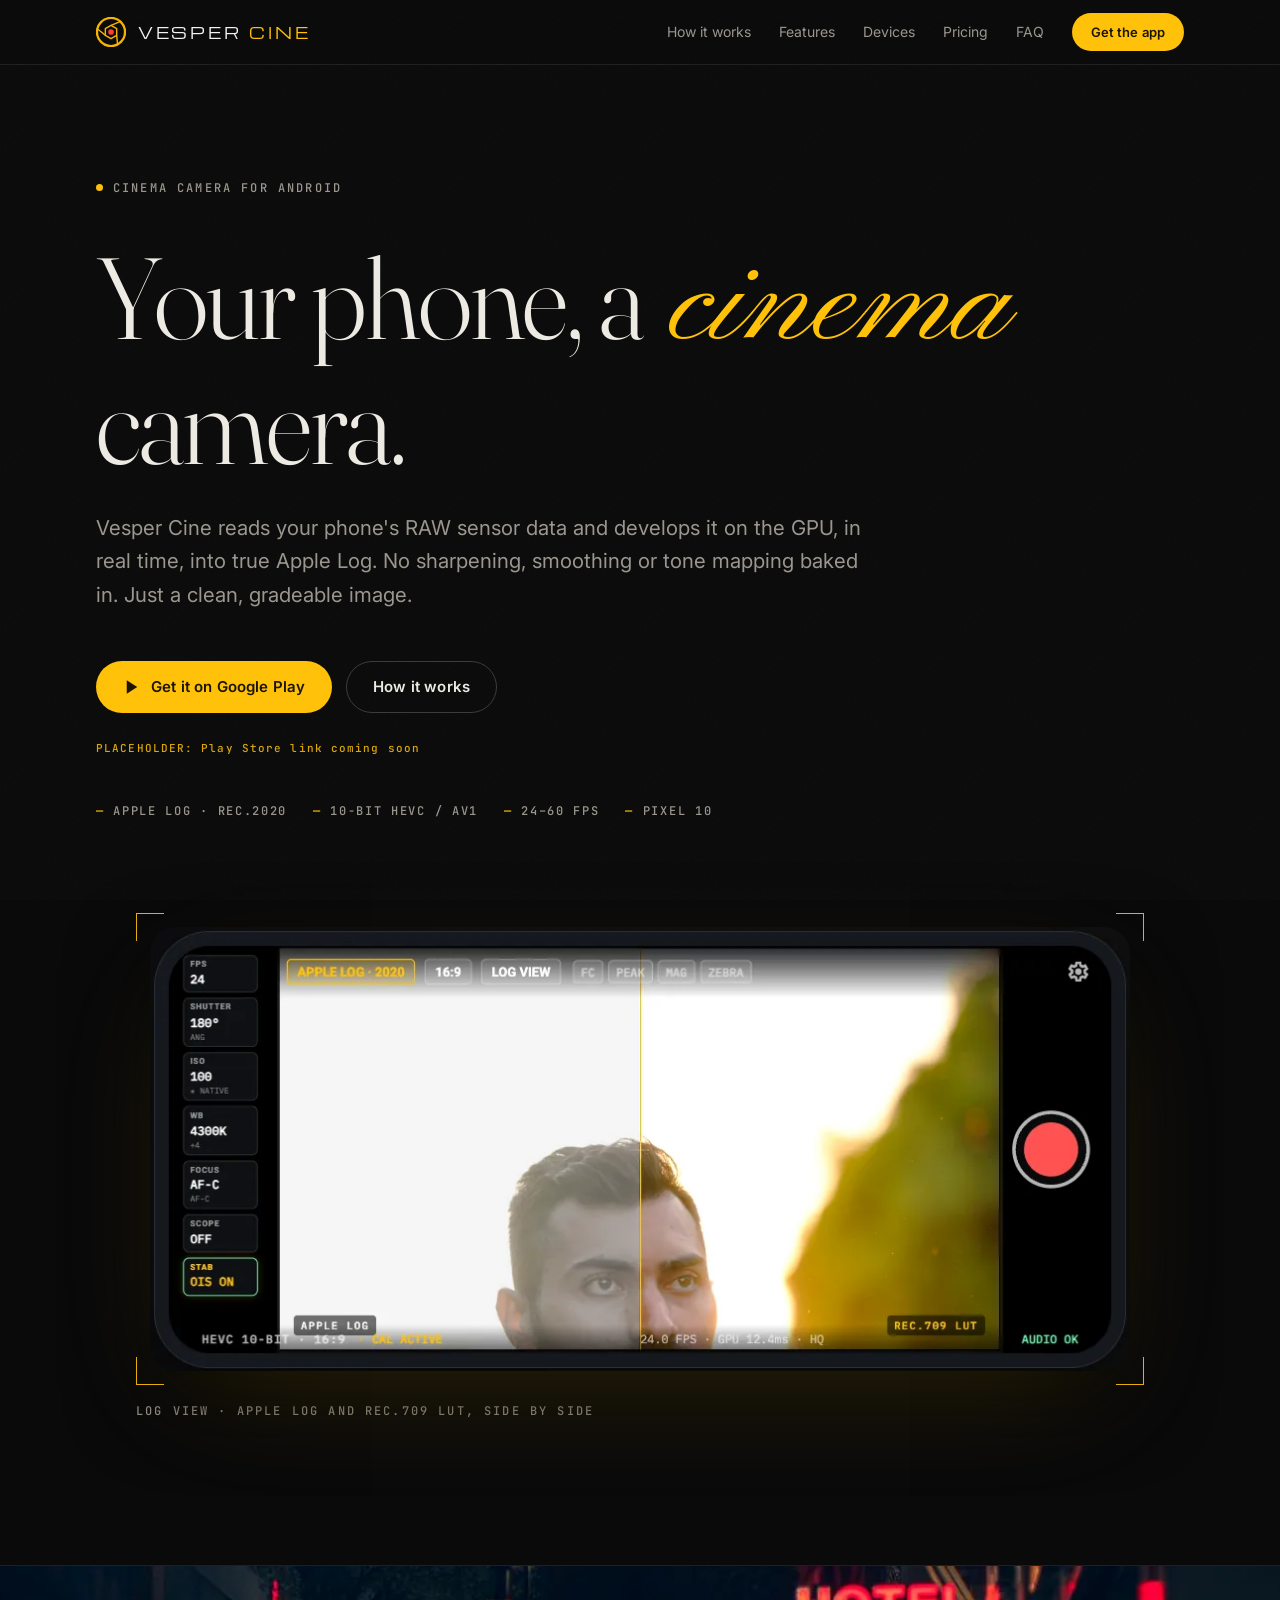
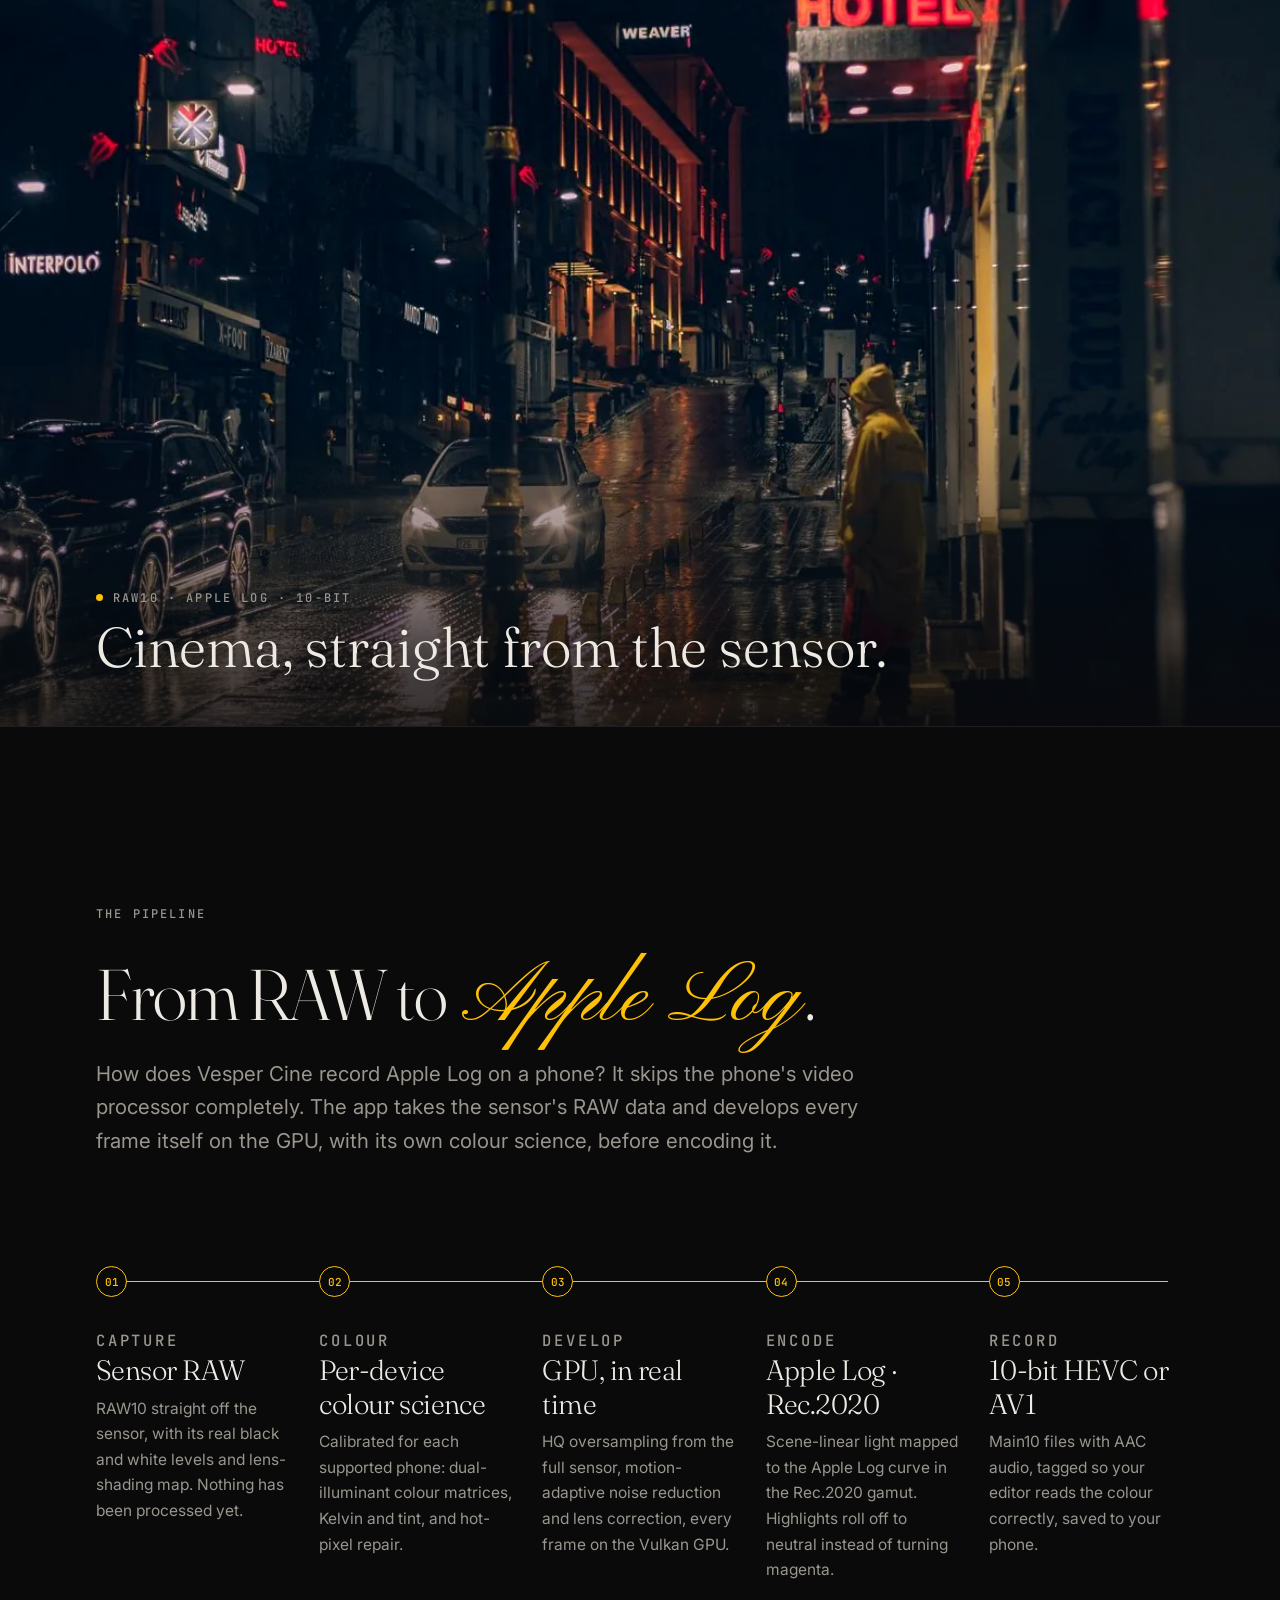
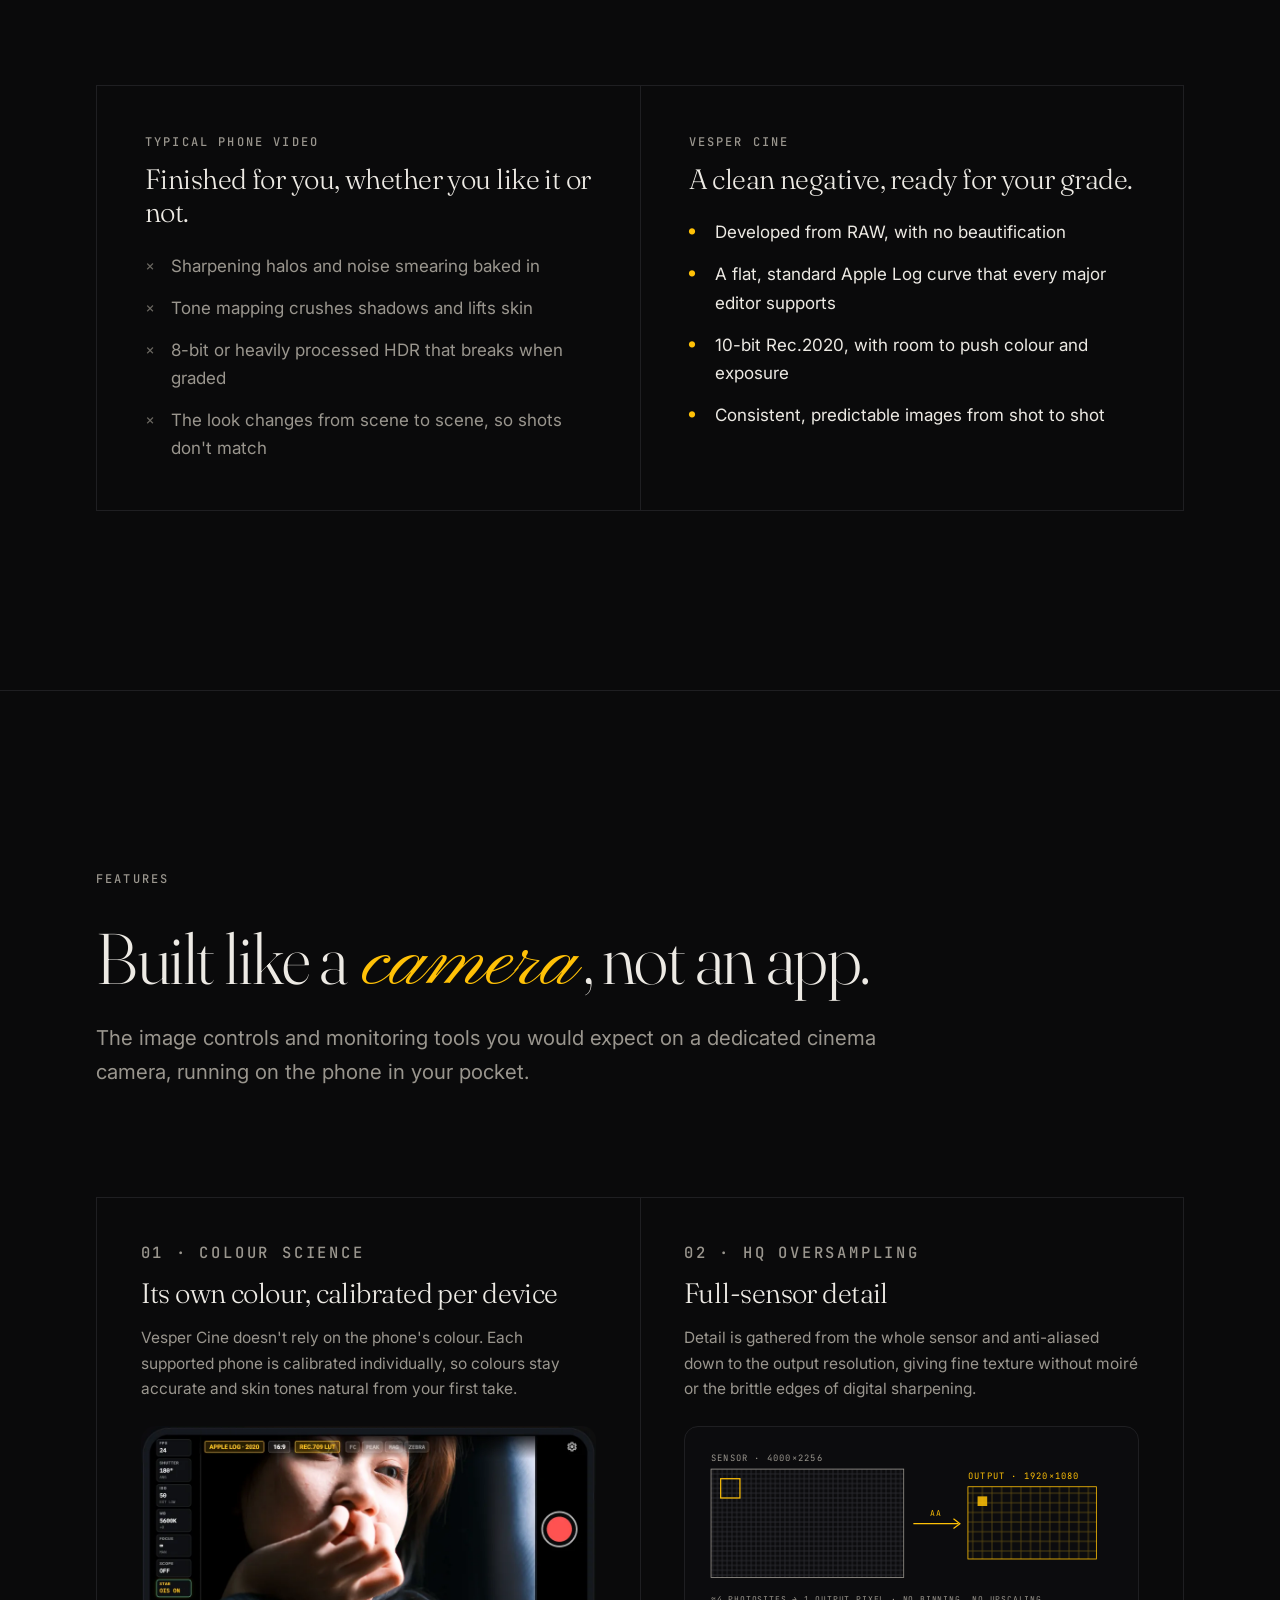
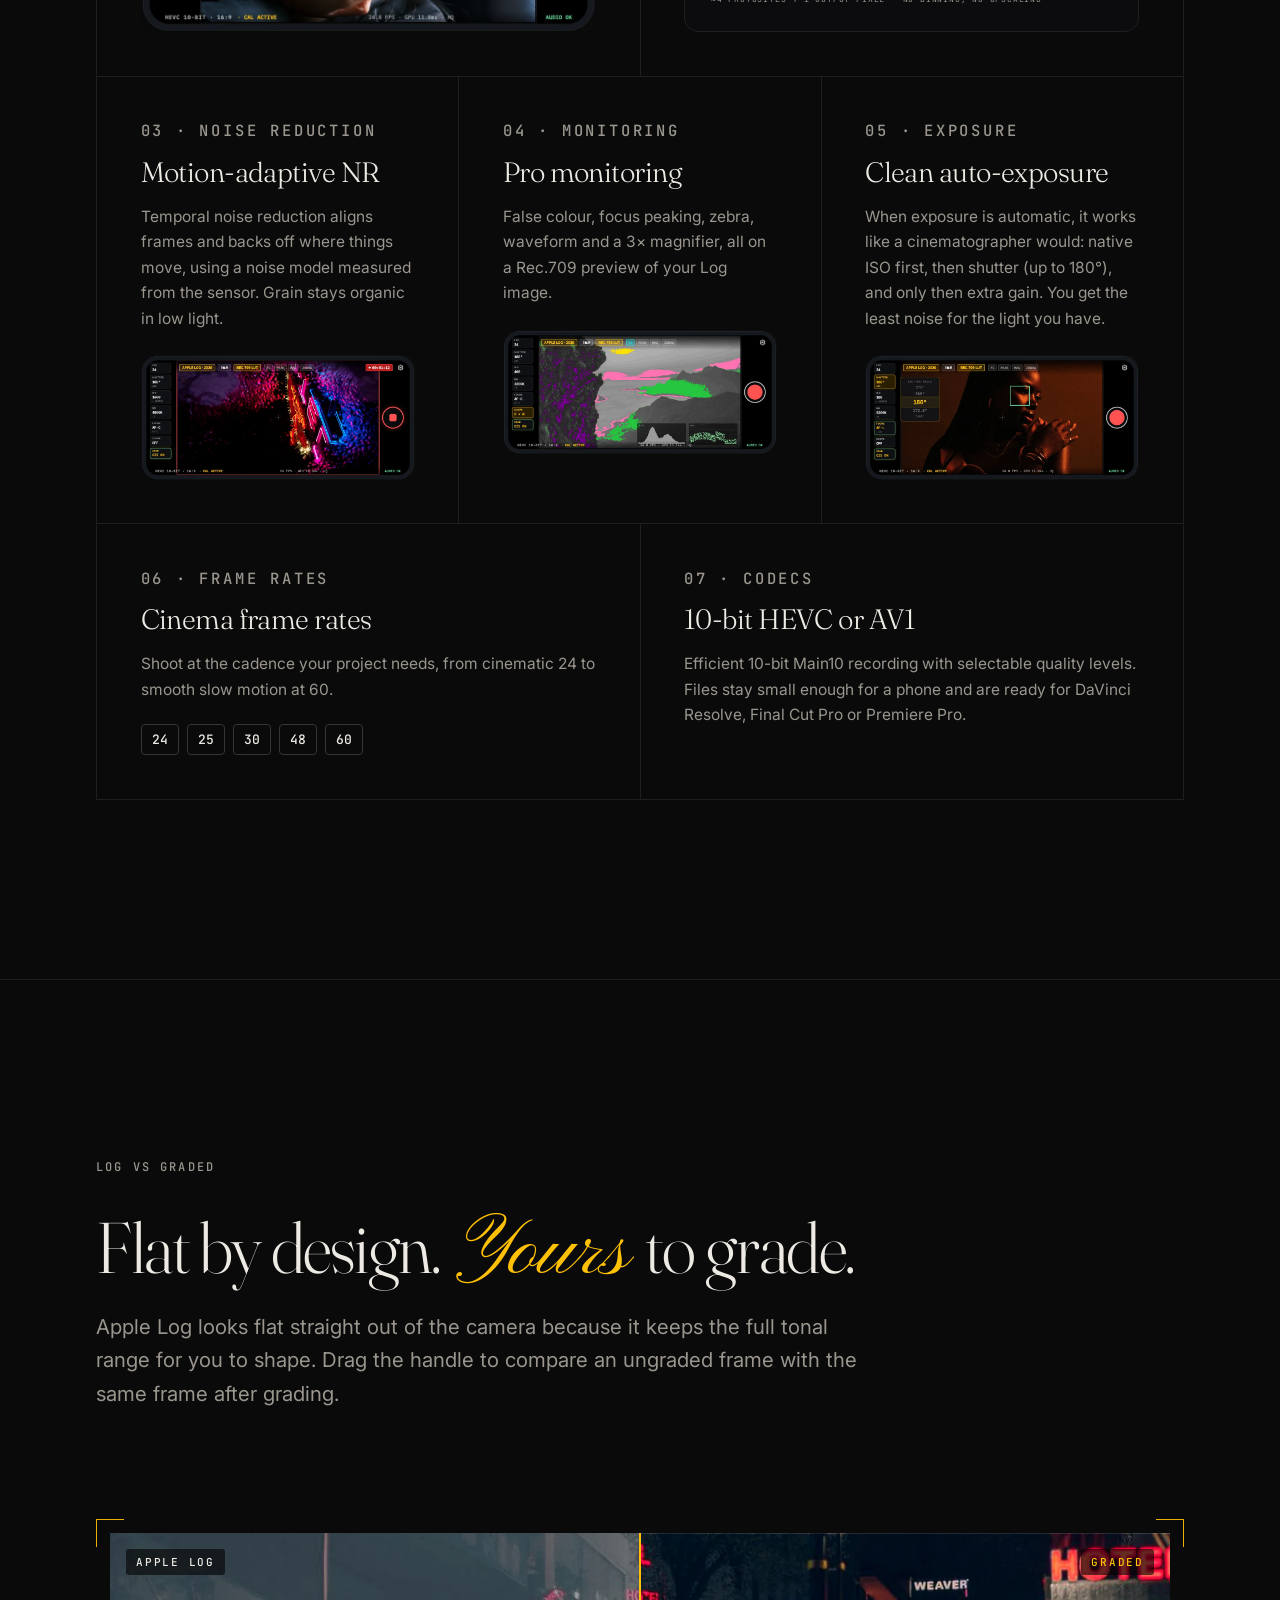
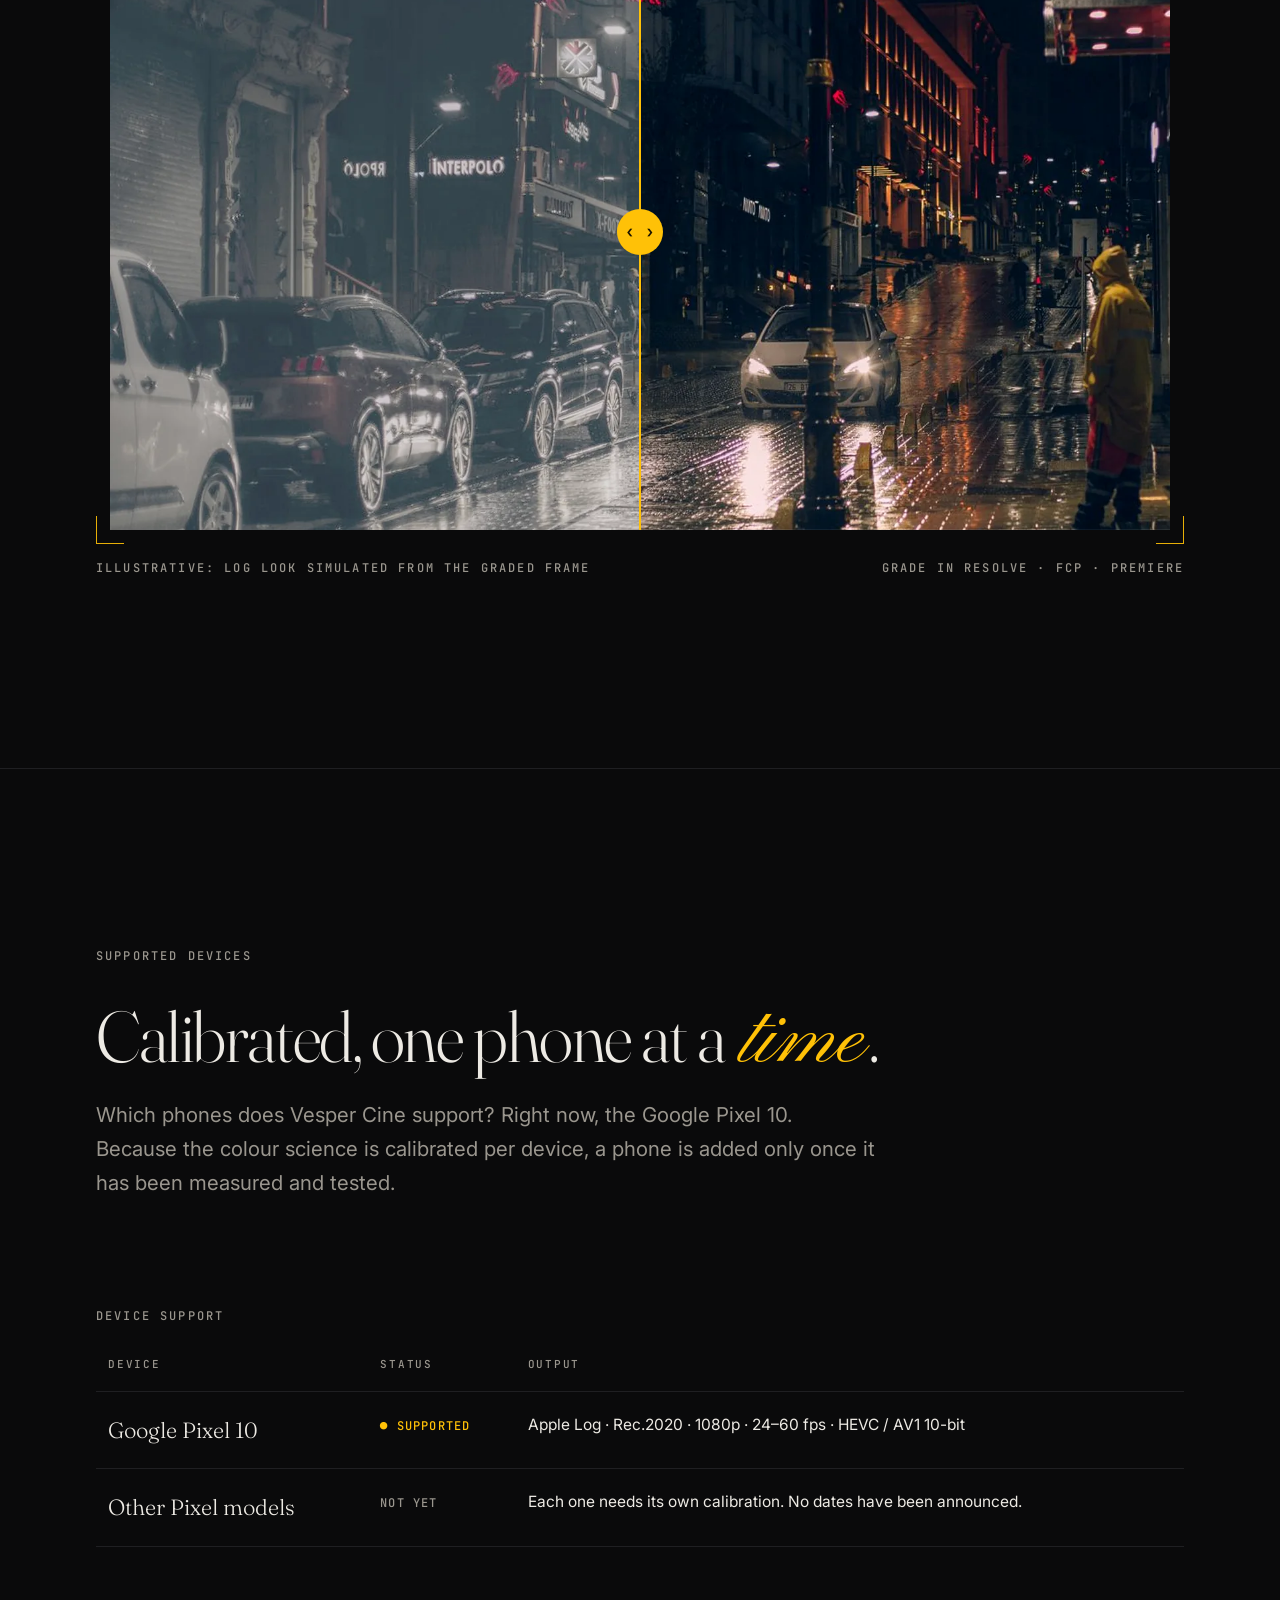
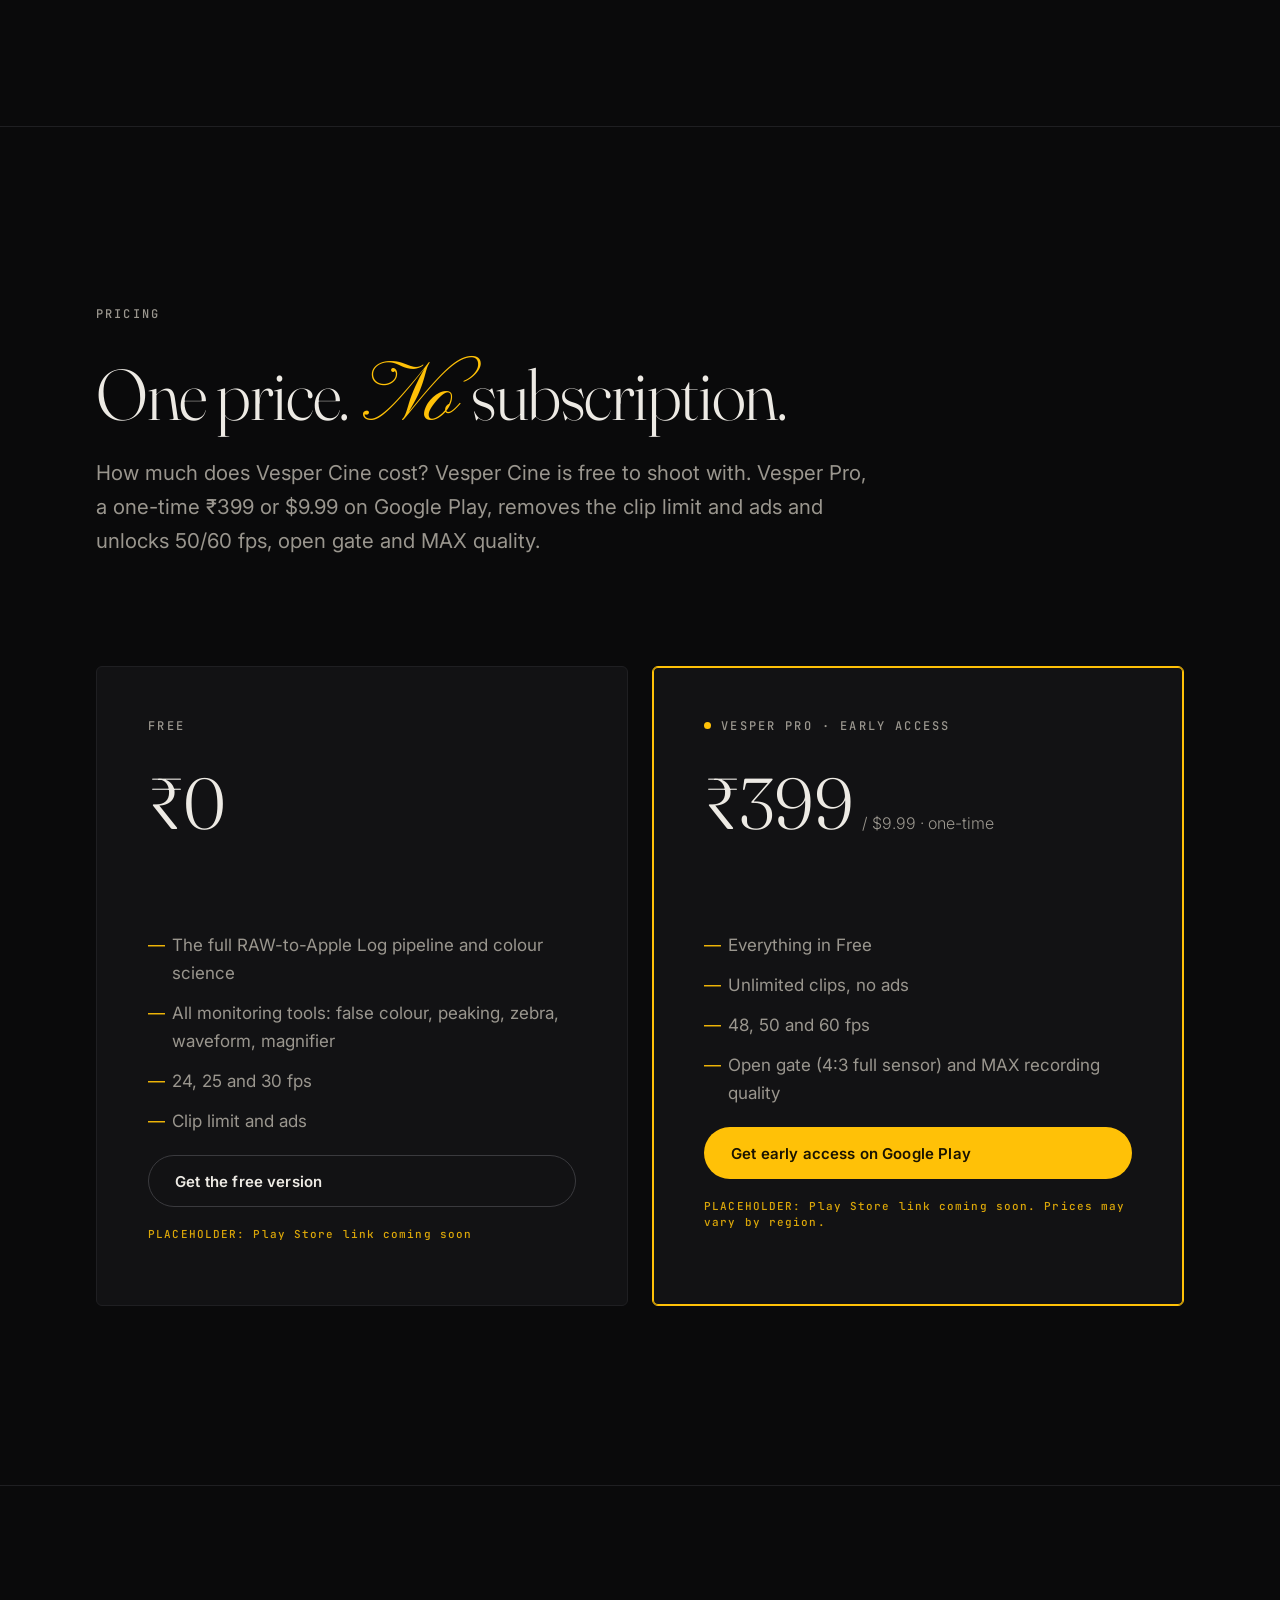
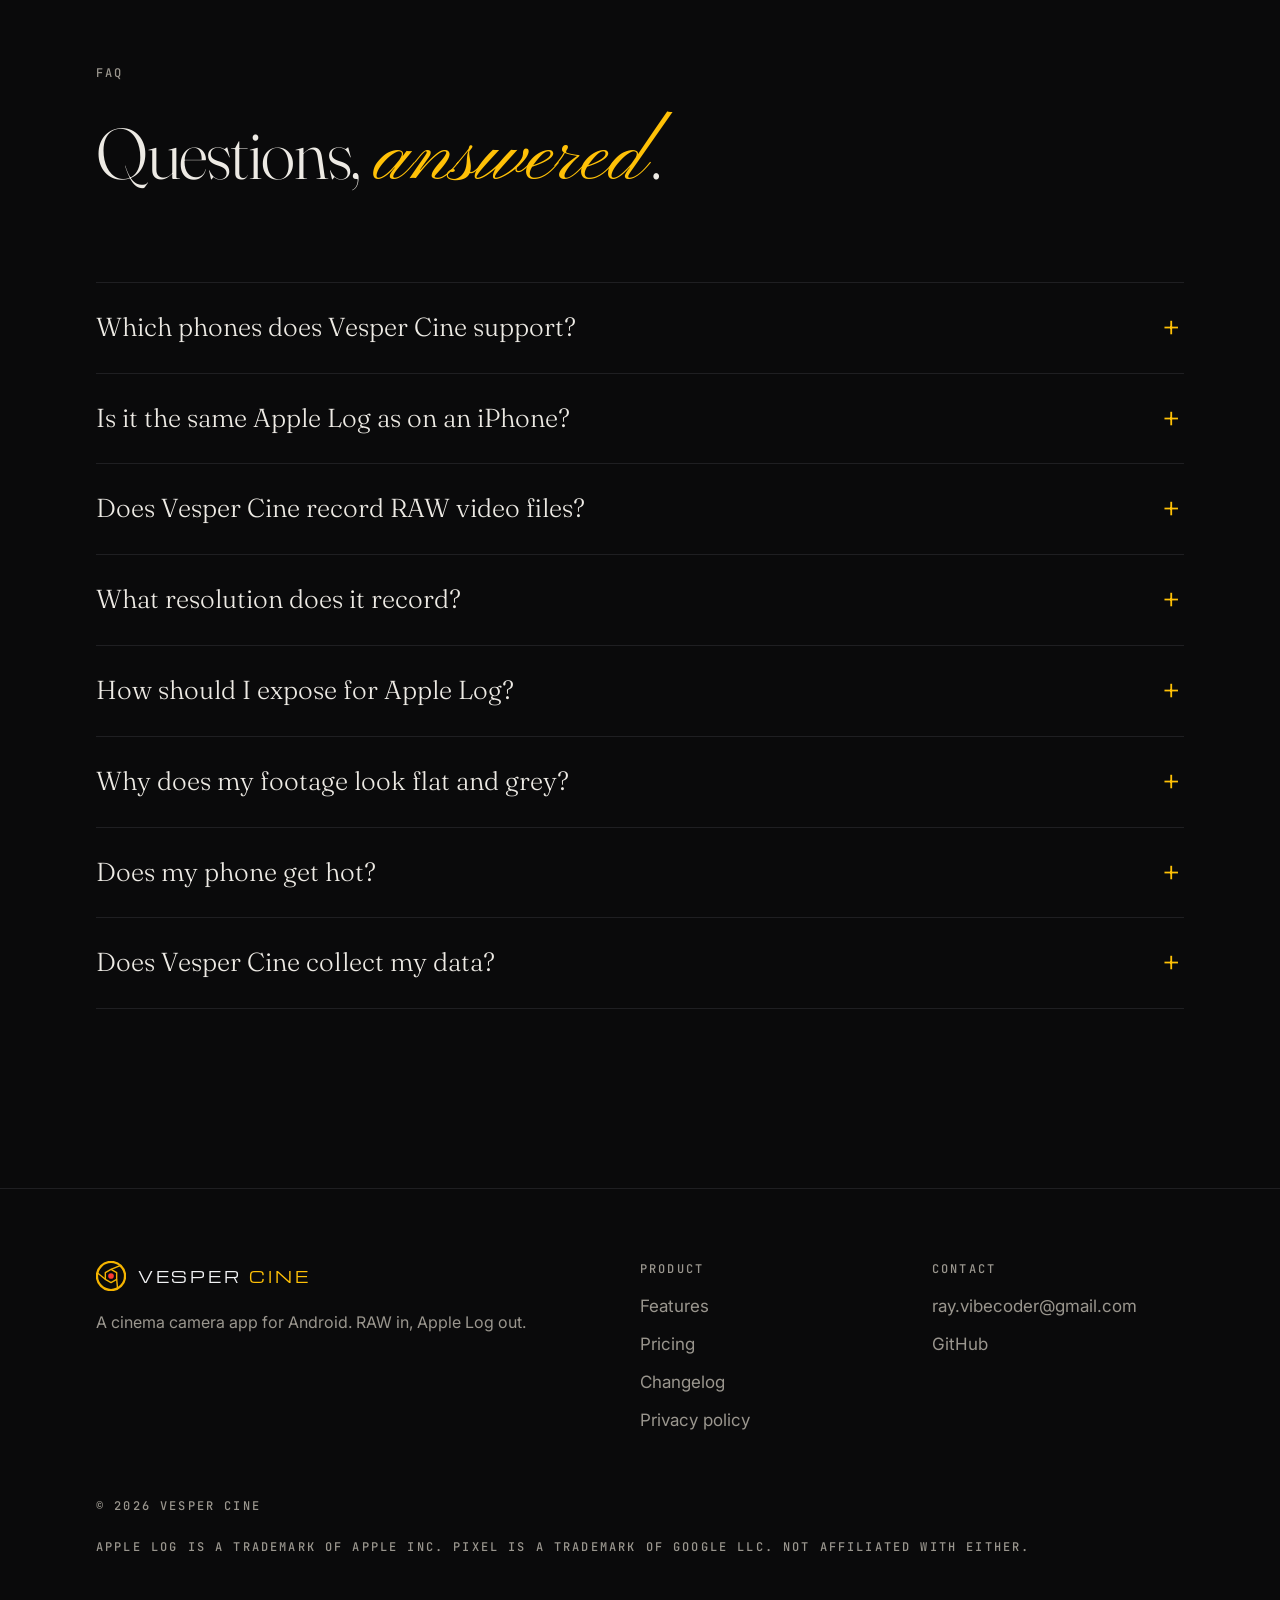
<file: index.html>
<!doctype html>
<html lang="en">
<head>
<meta charset="utf-8">
<meta name="viewport" content="width=device-width, initial-scale=1">
<title>Vesper Cine: RAW to Apple Log cinema camera app for Android</title>
<meta name="description" content="Vesper Cine turns your Android phone into a cinema camera. It reads RAW sensor data and develops it on the GPU in real time into true Apple Log / Rec.2020, recorded as 10-bit HEVC or AV1.">
<link rel="canonical" href="https://vesper.theawesomeray.com/">
<meta name="theme-color" content="#0A0A0B">
<meta name="color-scheme" content="dark">
<link rel="icon" href="assets/img/icon.svg" type="image/svg+xml">
<link rel="apple-touch-icon" href="assets/img/apple-touch-icon.png">
<link rel="manifest" href="site.webmanifest">

<meta property="og:type" content="website">
<meta property="og:site_name" content="Vesper Cine">
<meta property="og:title" content="Vesper Cine: your phone, a cinema camera">
<meta property="og:description" content="RAW sensor data, developed on the GPU into true Apple Log / Rec.2020. 10-bit HEVC or AV1. No phone beautification baked in.">
<meta property="og:url" content="https://vesper.theawesomeray.com/">
<meta property="og:image" content="https://vesper.theawesomeray.com/assets/img/og-image.jpg">
<meta name="twitter:card" content="summary_large_image">

<link rel="preconnect" href="https://fonts.googleapis.com">
<link rel="preconnect" href="https://fonts.gstatic.com" crossorigin>
<link rel="stylesheet" href="https://fonts.googleapis.com/css2?family=Fraunces:opsz,wght@9..144,300;9..144,400&family=Inter:wght@400;500;600&family=JetBrains+Mono:wght@500&family=Michroma&family=Pinyon+Script&display=swap">
<link rel="stylesheet" href="assets/css/style.css">

<script type="application/ld+json">
{
  "@context": "https://schema.org",
  "@graph": [
    {
      "@type": "SoftwareApplication",
      "@id": "https://vesper.theawesomeray.com/#app",
      "name": "Vesper Cine",
      "applicationCategory": "MultimediaApplication",
      "image": "https://vesper.theawesomeray.com/assets/img/icon-512.png",
      "applicationSubCategory": "Video camera",
      "operatingSystem": "Android 11 or later",
      "description": "Android cinema camera app that reads the sensor's RAW data and develops it on the GPU in real time into Apple Log / Rec.2020, recorded as 10-bit HEVC or AV1.",
      "url": "https://vesper.theawesomeray.com/",
      "featureList": [
        "RAW sensor capture developed on the GPU in real time",
        "Apple Log / Rec.2020 output",
        "10-bit HEVC or AV1 recording",
        "Per-device colour calibration",
        "HQ oversampling from the full sensor",
        "Motion-adaptive temporal noise reduction",
        "False colour, focus peaking, zebra, waveform and 3x magnifier",
        "Auto-exposure: native ISO first, then shutter, then gain",
        "24, 25, 30, 48 and 60 fps"
      ],
      "offers": [
        { "@type": "Offer", "name": "Free", "price": "0", "priceCurrency": "USD" },
        { "@type": "Offer", "name": "Vesper Pro (early access)", "price": "9.99", "priceCurrency": "USD" },
        { "@type": "Offer", "name": "Vesper Pro (early access)", "price": "399", "priceCurrency": "INR" }
      ]
    },
    {
      "@type": "WebSite",
      "image": "https://vesper.theawesomeray.com/assets/img/icon-512.png",
      "@id": "https://vesper.theawesomeray.com/#site",
      "name": "Vesper Cine",
      "url": "https://vesper.theawesomeray.com/"
    },
    {
      "@type": "FAQPage",
      "mainEntity": [
        { "@type": "Question", "name": "Which phones does Vesper Cine support?", "acceptedAnswer": { "@type": "Answer", "text": "Vesper Cine currently supports the Google Pixel 10. Each supported phone gets its own colour calibration, so other models are added only after they have been calibrated and tested." } },
        { "@type": "Question", "name": "Is Vesper Cine's Apple Log the same Apple Log as on an iPhone?", "acceptedAnswer": { "@type": "Answer", "text": "Vesper Cine encodes to the published Apple Log curve with Rec.2020 primaries, so footage is graded the same way: set the input colour space to Apple Log and the gamut to Rec.2020 in DaVinci Resolve, Final Cut Pro, Premiere Pro or any app that supports Apple Log." } },
        { "@type": "Question", "name": "Does Vesper Cine record RAW video files?", "acceptedAnswer": { "@type": "Answer", "text": "No. It captures RAW sensor data and develops it in real time on the phone's GPU, then records a 10-bit HEVC or AV1 file in Apple Log. You get the latitude of a RAW-based pipeline with files that are small and edit like normal video." } },
        { "@type": "Question", "name": "What resolution does Vesper Cine record?", "acceptedAnswer": { "@type": "Answer", "text": "Vesper Cine records 1080p, oversampled from the full sensor for detail. A native 4K (UHD) path is on the roadmap." } },
        { "@type": "Question", "name": "Does Vesper Cine collect my data?", "acceptedAnswer": { "@type": "Answer", "text": "No. All processing happens on the phone. Vesper Cine uses the camera and microphone only to record, saves files to your device, and collects no personal data." } }
      ]
    }
  ]
}
</script>
</head>
<body>
<a class="skip" href="#main">Skip to content</a>

<header class="site-header">
  <div class="wrap">
    <a class="brand" href="./" aria-label="Vesper Cine home"><img src="assets/img/mark.svg" alt="" width="30" height="30"><span class="wordmark">VESPER<span>CINE</span></span></a>
    <nav class="nav" aria-label="Primary">
      <a href="#pipeline">How it works</a>
      <a href="#features">Features</a>
      <a href="#devices">Devices</a>
      <a href="#pricing">Pricing</a>
      <a href="#faq">FAQ</a>
      <!-- PLACEHOLDER: replace href with the Play Store listing URL -->
      <a class="btn btn-primary" href="#pricing">Get the app</a>
    </nav>
  </div>
</header>

<main id="main">

  <!-- 1. HERO -->
  <section class="hero" aria-labelledby="hero-title">
    <div class="wrap">
      <div class="hero-copy reveal">
        <p class="label"><span class="dot" aria-hidden="true"></span>Cinema camera for Android</p>
        <h1 id="hero-title">Your phone, a <span class="script">cinema</span> camera.</h1>
        <p class="lede">Vesper Cine reads your phone's RAW sensor data and develops it on the GPU, in real time, into true Apple Log. No sharpening, smoothing or tone mapping baked in. Just a clean, gradeable image.</p>
        <div class="hero-actions">
          <!-- PLACEHOLDER: replace href with the Play Store listing URL -->
          <a class="btn btn-primary" href="#pricing" aria-describedby="play-note">
            <svg viewBox="0 0 24 24" aria-hidden="true"><path fill="currentColor" d="M5 3l14 9-14 9z"/></svg>
            Get it on Google Play
          </a>
          <a class="btn btn-ghost" href="#pipeline">How it works</a>
        </div>
        <p id="play-note" class="placeholder-note">PLACEHOLDER: Play Store link coming soon</p>
        <div class="spec-strip" aria-label="Key specifications">
          <span>APPLE LOG · REC.2020</span><span>10-BIT HEVC / AV1</span><span>24–60 FPS</span><span>PIXEL 10</span>
        </div>
      </div>
      <figure class="hero-figure reveal">
        <div class="frame"><span class="c1"></span><span class="c2"></span>
          <img class="device-shot" src="assets/img/screen-colour.webp" width="988" height="448" alt="Vesper Cine viewfinder in Log View, split between the flat Apple Log image and the Rec.709 LUT preview, with FPS 24, 180° shutter, ISO 100 native, 4300K and OIS readouts" fetchpriority="high">
        </div>
        <figcaption class="label">Log View · Apple Log and Rec.709 LUT, side by side</figcaption>
      </figure>
    </div>
  </section>

  <figure class="still reveal">
    <img src="assets/img/still-street.webp" srcset="assets/img/still-street-960.webp 960w, assets/img/still-street.webp 1920w" sizes="100vw" width="1920" height="700" alt="Rain-soaked city street at night, neon hotel sign and wet cobblestones, a figure in a yellow raincoat on the pavement" loading="lazy">
    <figcaption class="wrap"><span class="label"><span class="dot" aria-hidden="true"></span>RAW10 · Apple Log · 10-bit</span><span class="still-line">Cinema, straight from the sensor.</span></figcaption>
  </figure>

  <!-- 2. PIPELINE -->
  <section id="pipeline" aria-labelledby="pipeline-title">
    <div class="wrap">
      <div class="section-head reveal">
        <p class="label">The pipeline</p>
        <h2 id="pipeline-title">From RAW to <span class="script">Apple Log</span>.</h2>
        <p class="lede">How does Vesper Cine record Apple Log on a phone? It skips the phone's video processor completely. The app takes the sensor's RAW data and develops every frame itself on the GPU, with its own colour science, before encoding it.</p>
      </div>

      <ol class="pipeline">
        <li class="reveal">
          <p class="label">Capture</p>
          <h3>Sensor RAW</h3>
          <p>RAW10 straight off the sensor, with its real black and white levels and lens-shading map. Nothing has been processed yet.</p>
        </li>
        <li class="reveal">
          <p class="label">Colour</p>
          <h3>Per-device colour science</h3>
          <p>Calibrated for each supported phone: dual-illuminant colour matrices, Kelvin and tint, and hot-pixel repair.</p>
        </li>
        <li class="reveal">
          <p class="label">Develop</p>
          <h3>GPU, in real time</h3>
          <p>HQ oversampling from the full sensor, motion-adaptive noise reduction and lens correction, every frame on the Vulkan GPU.</p>
        </li>
        <li class="reveal">
          <p class="label">Encode</p>
          <h3>Apple Log · Rec.2020</h3>
          <p>Scene-linear light mapped to the Apple Log curve in the Rec.2020 gamut. Highlights roll off to neutral instead of turning magenta.</p>
        </li>
        <li class="reveal">
          <p class="label">Record</p>
          <h3>10-bit HEVC or AV1</h3>
          <p>Main10 files with AAC audio, tagged so your editor reads the colour correctly, saved to your phone.</p>
        </li>
      </ol>

      <div class="versus">
        <div class="reveal">
          <p class="label">Typical phone video</p>
          <h3>Finished for you, whether you like it or not.</h3>
          <ul>
            <li>Sharpening halos and noise smearing baked in</li>
            <li>Tone mapping crushes shadows and lifts skin</li>
            <li>8-bit or heavily processed HDR that breaks when graded</li>
            <li>The look changes from scene to scene, so shots don't match</li>
          </ul>
        </div>
        <div class="ours reveal">
          <p class="label">Vesper Cine</p>
          <h3>A clean negative, ready for your grade.</h3>
          <ul>
            <li>Developed from RAW, with no beautification</li>
            <li>A flat, standard Apple Log curve that every major editor supports</li>
            <li>10-bit Rec.2020, with room to push colour and exposure</li>
            <li>Consistent, predictable images from shot to shot</li>
          </ul>
        </div>
      </div>
    </div>
  </section>

  <!-- 3. FEATURES -->
  <section id="features" aria-labelledby="features-title">
    <div class="wrap">
      <div class="section-head reveal">
        <p class="label">Features</p>
        <h2 id="features-title">Built like a <span class="script">camera</span>, not an app.</h2>
        <p class="lede">The image controls and monitoring tools you would expect on a dedicated cinema camera, running on the phone in your pocket.</p>
      </div>
      <div class="features">
        <article class="feature wide reveal">
          <p class="label">01 · Colour science</p>
          <h3>Its own colour, calibrated per device</h3>
          <p>Vesper Cine doesn't rely on the phone's colour. Each supported phone is calibrated individually, so colours stay accurate and skin tones natural from your first take.</p>
                  <img class="shot" src="assets/img/screen-image.webp" width="988" height="448" alt="Vesper Cine viewfinder with natural skin tones, no tone mapping or sharpening halos, recording RAW10 developed on the GPU" loading="lazy">
        </article>
        <article class="feature wide reveal">
          <p class="label">02 · HQ oversampling</p>
          <h3>Full-sensor detail</h3>
          <p>Detail is gathered from the whole sensor and anti-aliased down to the output resolution, giving fine texture without moiré or the brittle edges of digital sharpening.</p>
                  <figure class="hq-diagram" aria-label="Diagram: the full 4000 by 2256 sensor readout is downsampled with anti-aliasing to a 1920 by 1080 output, so every output pixel is built from about four sensor photosites">
            <svg viewBox="0 0 520 210" role="img" aria-hidden="true">
              <defs>
                <pattern id="hq-fine" width="6" height="6" patternUnits="userSpaceOnUse"><rect width="6" height="6" fill="none" stroke="#2c2c31" stroke-width="1"/></pattern>
                <pattern id="hq-coarse" width="12" height="12" patternUnits="userSpaceOnUse"><rect width="12" height="12" fill="none" stroke="#5a4a12" stroke-width="1"/></pattern>
              </defs>
              <rect x="10" y="30" width="240" height="135" fill="url(#hq-fine)" stroke="#9A968E" stroke-width="1"/>
              <text x="10" y="20" fill="#9A968E" font-family="JetBrains Mono, monospace" font-size="11" letter-spacing="1.5">SENSOR · 4000×2256</text>
              <rect x="22" y="42" width="24" height="24" fill="none" stroke="#FFC107" stroke-width="1.5"/>
              <path d="M262 98 H318" stroke="#FFC107" stroke-width="1.5"/><path d="M312 92 L320 98 L312 104" fill="none" stroke="#FFC107" stroke-width="1.5"/>
              <text x="290" y="88" fill="#FFC107" font-family="JetBrains Mono, monospace" font-size="10" text-anchor="middle" letter-spacing="1">AA</text>
              <rect x="330" y="52" width="160" height="90" fill="url(#hq-coarse)" stroke="#FFC107" stroke-width="1"/>
              <rect x="342" y="64" width="12" height="12" fill="#FFC107" opacity=".85"/>
              <text x="330" y="42" fill="#FFC107" font-family="JetBrains Mono, monospace" font-size="11" letter-spacing="1.5">OUTPUT · 1920×1080</text>
              <text x="10" y="195" fill="#9A968E" font-family="JetBrains Mono, monospace" font-size="10" letter-spacing="1">≈4 PHOTOSITES → 1 OUTPUT PIXEL · NO BINNING, NO UPSCALING</text>
            </svg>
          </figure>
        </article>
        <article class="feature reveal">
          <p class="label">03 · Noise reduction</p>
          <h3>Motion-adaptive NR</h3>
          <p>Temporal noise reduction aligns frames and backs off where things move, using a noise model measured from the sensor. Grain stays organic in low light.</p>
                  <img class="shot" src="assets/img/screen-nr.webp" width="988" height="448" alt="Vesper Cine viewfinder showing a low-light neon scene with clean shadows and fine texture" loading="lazy">
        </article>
        <article class="feature reveal">
          <p class="label">04 · Monitoring</p>
          <h3>Pro monitoring</h3>
          <p>False colour, focus peaking, zebra, waveform and a 3× magnifier, all on a Rec.709 preview of your Log image.</p>
          <img class="shot" src="assets/img/screen-monitoring.webp" width="988" height="448" alt="Vesper Cine false colour view with histogram and waveform scopes overlaid on a landscape" loading="lazy">
        </article>
        <article class="feature reveal">
          <p class="label">05 · Exposure</p>
          <h3>Clean auto-exposure</h3>
          <p>When exposure is automatic, it works like a cinematographer would: native ISO first, then shutter (up to 180°), and only then extra gain. You get the least noise for the light you have.</p>
                  <img class="shot" src="assets/img/screen-control.webp" width="988" height="448" alt="Vesper Cine viewfinder with manual shutter, native ISO and Kelvin controls and a tap-to-focus box" loading="lazy">
        </article>
        <article class="feature wide reveal">
          <p class="label">06 · Frame rates</p>
          <h3>Cinema frame rates</h3>
          <p>Shoot at the cadence your project needs, from cinematic 24 to smooth slow motion at 60.</p>
          <div class="fps" aria-label="Supported frame rates"><span>24</span><span>25</span><span>30</span><span>48</span><span>60</span></div>
        </article>
        <article class="feature wide reveal">
          <p class="label">07 · Codecs</p>
          <h3>10-bit HEVC or AV1</h3>
          <p>Efficient 10-bit Main10 recording with selectable quality levels. Files stay small enough for a phone and are ready for DaVinci Resolve, Final Cut Pro or Premiere Pro.</p>
        </article>
      </div>
    </div>
  </section>

  <!-- 4. COMPARISON -->
  <section id="compare" aria-labelledby="compare-title">
    <div class="wrap">
      <div class="section-head reveal">
        <p class="label">Log vs graded</p>
        <h2 id="compare-title">Flat by design. <span class="script">Yours</span> to grade.</h2>
        <p class="lede">Apple Log looks flat straight out of the camera because it keeps the full tonal range for you to shape. Drag the handle to compare an ungraded frame with the same frame after grading.</p>
      </div>
      <div class="reveal">
        <div class="frame"><span class="c1"></span><span class="c2"></span>
          <div class="compare">
            <!-- Swap log.webp / graded.webp for a real Vesper Cine Log frame and its grade (same framing, 16:9) -->
            <img src="assets/img/log.webp" width="1600" height="900" alt="Night street scene as a flat, low-contrast Log image" loading="lazy">
            <img class="after" src="assets/img/graded.webp" width="1600" height="900" alt="The same night street scene graded, with deep blacks and saturated neon" loading="lazy">
            <span class="tag l">APPLE LOG</span><span class="tag r">GRADED</span>
            <input type="range" min="0" max="100" value="50" aria-label="Comparison slider: drag to reveal more of the Log or graded image">
            <span class="handle" aria-hidden="true"></span>
          </div>
        </div>
        <div class="compare-meta">
          <p class="label">Illustrative: Log look simulated from the graded frame</p>
          <p class="label">Grade in Resolve · FCP · Premiere</p>
        </div>
      </div>
    </div>
  </section>

  <!-- 5. DEVICES -->
  <section id="devices" aria-labelledby="devices-title">
    <div class="wrap">
      <div class="section-head reveal">
        <p class="label">Supported devices</p>
        <h2 id="devices-title">Calibrated, one phone at a <span class="script">time</span>.</h2>
        <p class="lede">Which phones does Vesper Cine support? Right now, the Google Pixel 10. Because the colour science is calibrated per device, a phone is added only once it has been measured and tested.</p>
      </div>
      <div class="table-scroll reveal">
        <table class="spec-table">
          <caption class="label" style="text-align:left;padding-bottom:12px">Device support</caption>
          <thead><tr><th scope="col">Device</th><th scope="col">Status</th><th scope="col">Output</th></tr></thead>
          <tbody>
            <tr><td>Google Pixel 10</td><td><span class="status ok">Supported</span></td><td>Apple Log · Rec.2020 · 1080p · 24–60 fps · HEVC / AV1 10-bit</td></tr>
            <!-- PLACEHOLDER: add other Pixel models only once they are calibrated -->
            <tr><td>Other Pixel models</td><td><span class="status later">Not yet</span></td><td>Each one needs its own calibration. No dates have been announced.</td></tr>
          </tbody>
        </table>
      </div>
    </div>
  </section>

  <!-- 6. PRICING -->
  <section id="pricing" aria-labelledby="pricing-title">
    <div class="wrap">
      <div class="section-head reveal">
        <p class="label">Pricing</p>
        <h2 id="pricing-title">One price. <span class="script">No</span> subscription.</h2>
        <p class="lede">How much does Vesper Cine cost? Vesper Cine is free to shoot with. Vesper Pro, a one-time ₹399 or $9.99 on Google Play, removes the clip limit and ads and unlocks 50/60 fps, open gate and MAX quality.</p>
      </div>
      <div class="plans">
        <div class="plan reveal">
          <p class="label">Free</p>
          <p class="price">₹0</p>
          <ul>
            <li>The full RAW-to-Apple Log pipeline and colour science</li>
            <li>All monitoring tools: false colour, peaking, zebra, waveform, magnifier</li>
            <li>24, 25 and 30 fps</li>
            <li>Clip limit and ads</li>
          </ul>
          <a class="btn btn-ghost" href="#pricing" aria-describedby="free-note">Get the free version</a>
          <p id="free-note" class="placeholder-note">PLACEHOLDER: Play Store link coming soon</p>
        </div>
        <div class="plan featured reveal">
          <p class="label"><span class="dot" aria-hidden="true"></span>Vesper Pro · Early access</p>
          <p class="price">₹399<small>/ $9.99 · one-time</small></p>
          <ul>
            <li>Everything in Free</li>
            <li>Unlimited clips, no ads</li>
            <li>48, 50 and 60 fps</li>
            <li>Open gate (4:3 full sensor) and MAX recording quality</li>
          </ul>
          <!-- PLACEHOLDER: replace href with the Play Store listing URL -->
          <a class="btn btn-primary" href="#pricing" aria-describedby="paid-note">Get early access on Google Play</a>
          <p id="paid-note" class="placeholder-note">PLACEHOLDER: Play Store link coming soon. Prices may vary by region.</p>
        </div>
      </div>
    </div>
  </section>

  <!-- 7. FAQ -->
  <section id="faq" aria-labelledby="faq-title">
    <div class="wrap">
      <div class="section-head reveal">
        <p class="label">FAQ</p>
        <h2 id="faq-title">Questions, <span class="script">answered</span>.</h2>
      </div>
      <div class="faq reveal">
        <details>
          <summary>Which phones does Vesper Cine support?</summary>
          <div class="answer"><p>Vesper Cine currently supports the Google Pixel 10. Each supported phone gets its own colour calibration, so other models are added only after they have been calibrated and tested.</p></div>
        </details>
        <details>
          <summary>Is it the same Apple Log as on an iPhone?</summary>
          <div class="answer"><p>Vesper Cine encodes to the published Apple Log curve with Rec.2020 primaries, so you grade it the same way. In DaVinci Resolve, Final Cut Pro, Premiere Pro or any app that supports Apple Log, set the input colour space to <strong>Apple Log</strong> and the gamut to <strong>Rec.2020</strong>.</p></div>
        </details>
        <details>
          <summary>Does Vesper Cine record RAW video files?</summary>
          <div class="answer"><p>No. It captures RAW sensor data and develops it in real time on the phone's GPU, then records a 10-bit HEVC or AV1 file in Apple Log. You get the latitude of a RAW-based pipeline with files that are small and edit like normal video.</p></div>
        </details>
        <details>
          <summary>What resolution does it record?</summary>
          <div class="answer"><p>Vesper Cine records 1080p, oversampled from the full sensor for detail. A native 4K (UHD) path is on the roadmap.</p></div>
        </details>
        <details>
          <summary>How should I expose for Apple Log?</summary>
          <div class="answer"><p>Expose so that 18% grey reads at about 0.49, which shows as the green band in false colour. By default there are about 5.5 stops of highlight headroom above middle grey, and clipped highlights fade to neutral.</p></div>
        </details>
        <details>
          <summary>Why does my footage look flat and grey?</summary>
          <div class="answer"><p>That's intended. Log footage keeps the full tonal range so you can grade it. Use the built-in Rec.709 preview while shooting, then apply an Apple Log to Rec.709 conversion or your own grade in post.</p></div>
        </details>
        <details>
          <summary>Does my phone get hot?</summary>
          <div class="answer"><p>Developing RAW video in real time is demanding. Vesper Cine watches Android's thermal forecast and steps its processing down gradually as the phone heats up. It keeps recording at minimal processing when hot, and stops only at the critical limit.</p></div>
        </details>
        <details>
          <summary>Does Vesper Cine collect my data?</summary>
          <div class="answer"><p>No. All processing happens on the phone. The app uses the camera and microphone only to record, saves files to your device, and collects no personal data. See the <a href="privacy.html">privacy policy</a>.</p></div>
        </details>
      </div>
    </div>
  </section>

</main>

<footer class="site-footer">
  <div class="wrap">
    <div class="foot">
      <div>
        <a class="brand" href="./" aria-label="Vesper Cine home"><img src="assets/img/mark.svg" alt="" width="30" height="30"><span class="wordmark">VESPER<span>CINE</span></span></a>
        <p class="lede" style="margin-top:18px;font-size:16px">A cinema camera app for Android. RAW in, Apple Log out.</p>
      </div>
      <div>
        <p class="label">Product</p>
        <ul>
          <li><a href="#features">Features</a></li>
          <li><a href="#pricing">Pricing</a></li>
          <li><a href="changelog.html">Changelog</a></li>
          <li><a href="privacy.html">Privacy policy</a></li>
        </ul>
      </div>
      <div>
        <p class="label">Contact</p>
        <ul>
          <li><a href="mailto:ray.vibecoder@gmail.com">ray.vibecoder@gmail.com</a></li>
          <li><a href="https://github.com/dwaipayanray95/vesper-cine">GitHub</a></li>
        </ul>
      </div>
    </div>
    <div class="legal">
      <p class="label">© <span id="year">2026</span> Vesper Cine</p>
      <p class="label">Apple Log is a trademark of Apple Inc. Pixel is a trademark of Google LLC. Not affiliated with either.</p>
    </div>
  </div>
</footer>

<script src="assets/js/main.js" defer></script>
</body>
</html>
</file>
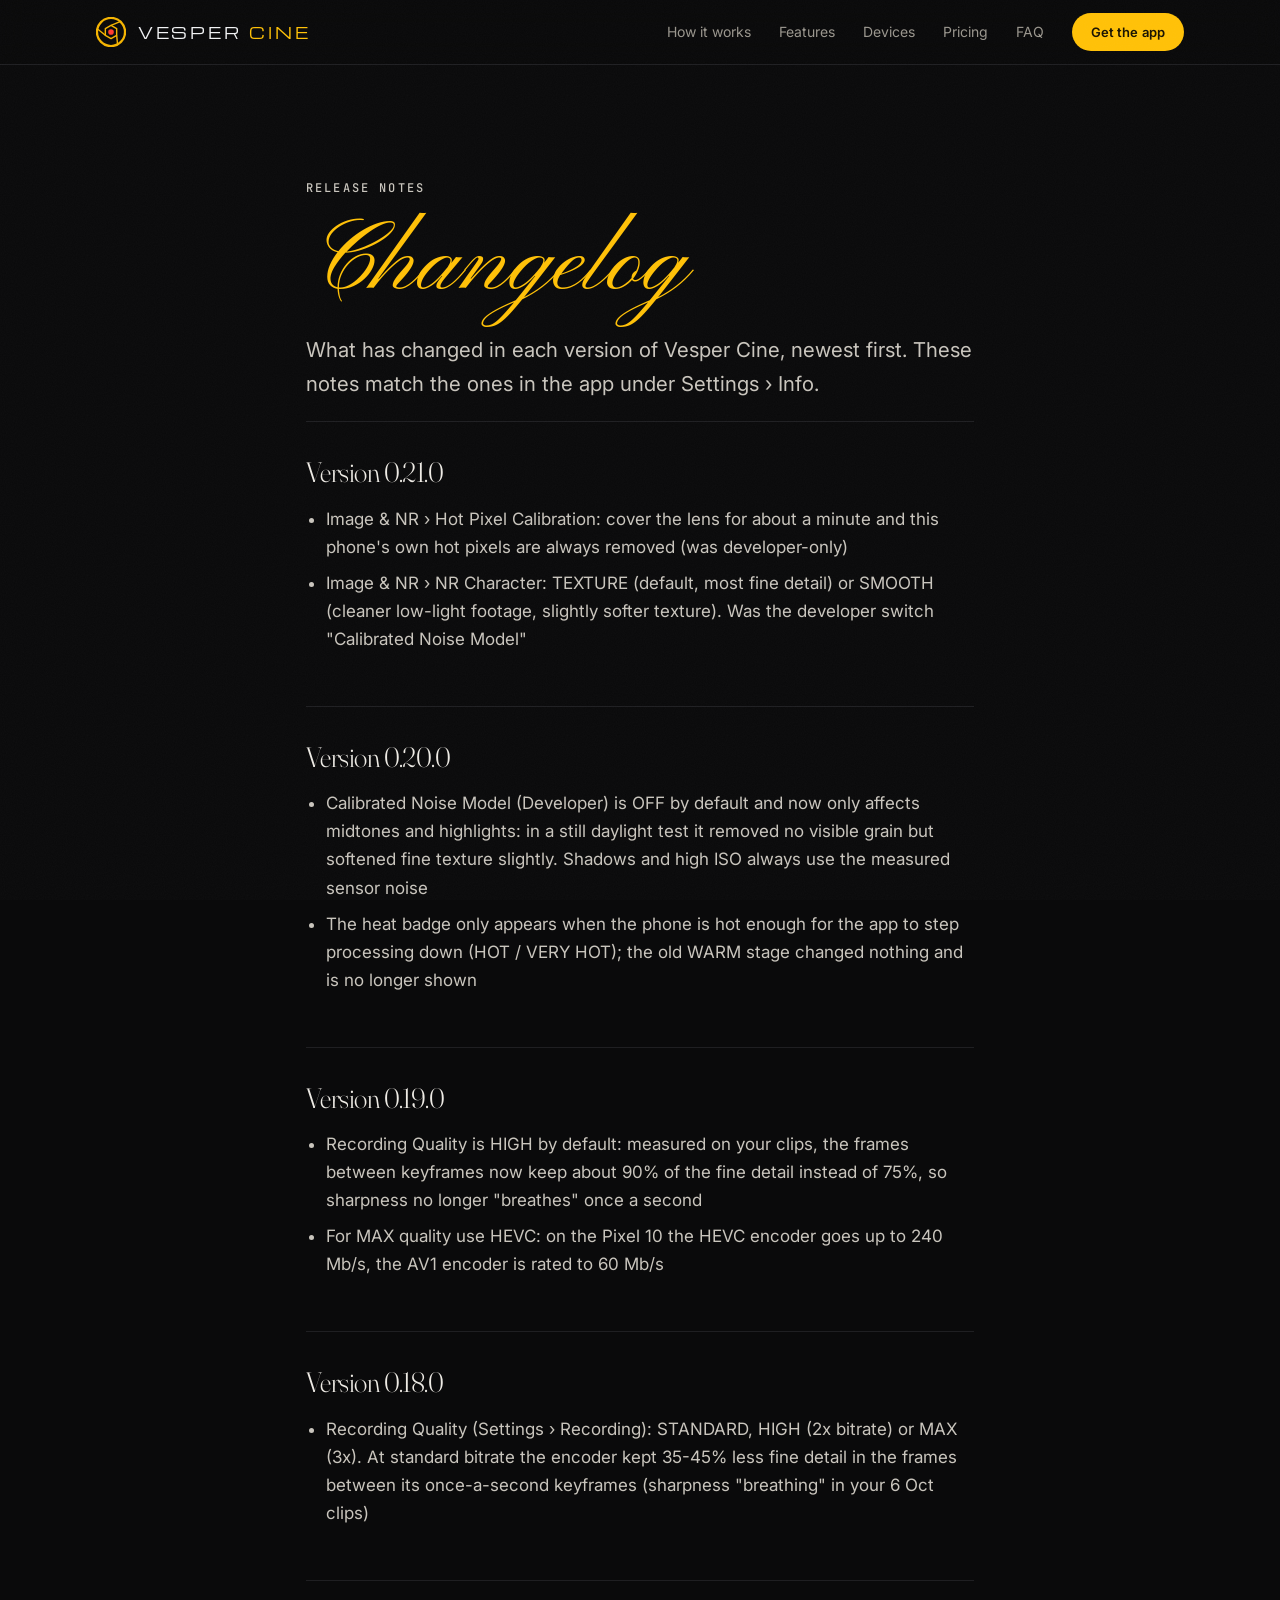
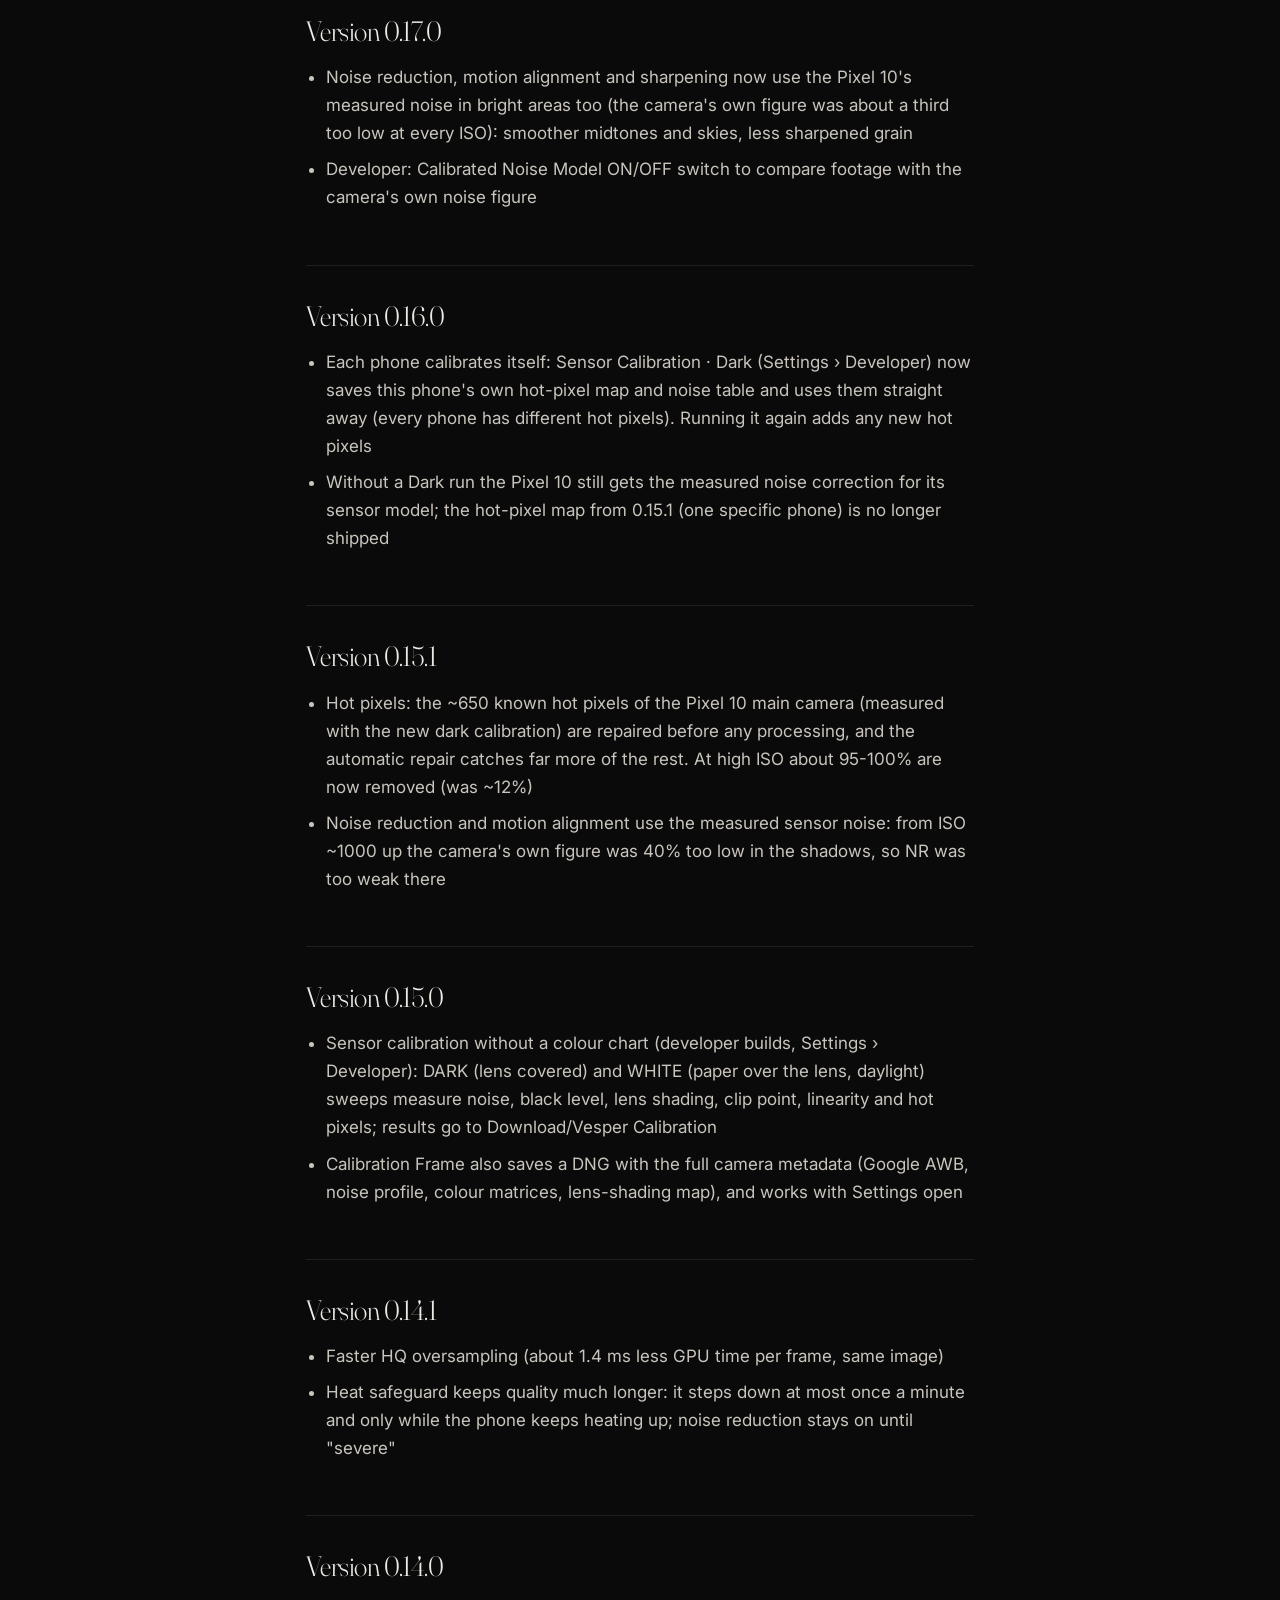
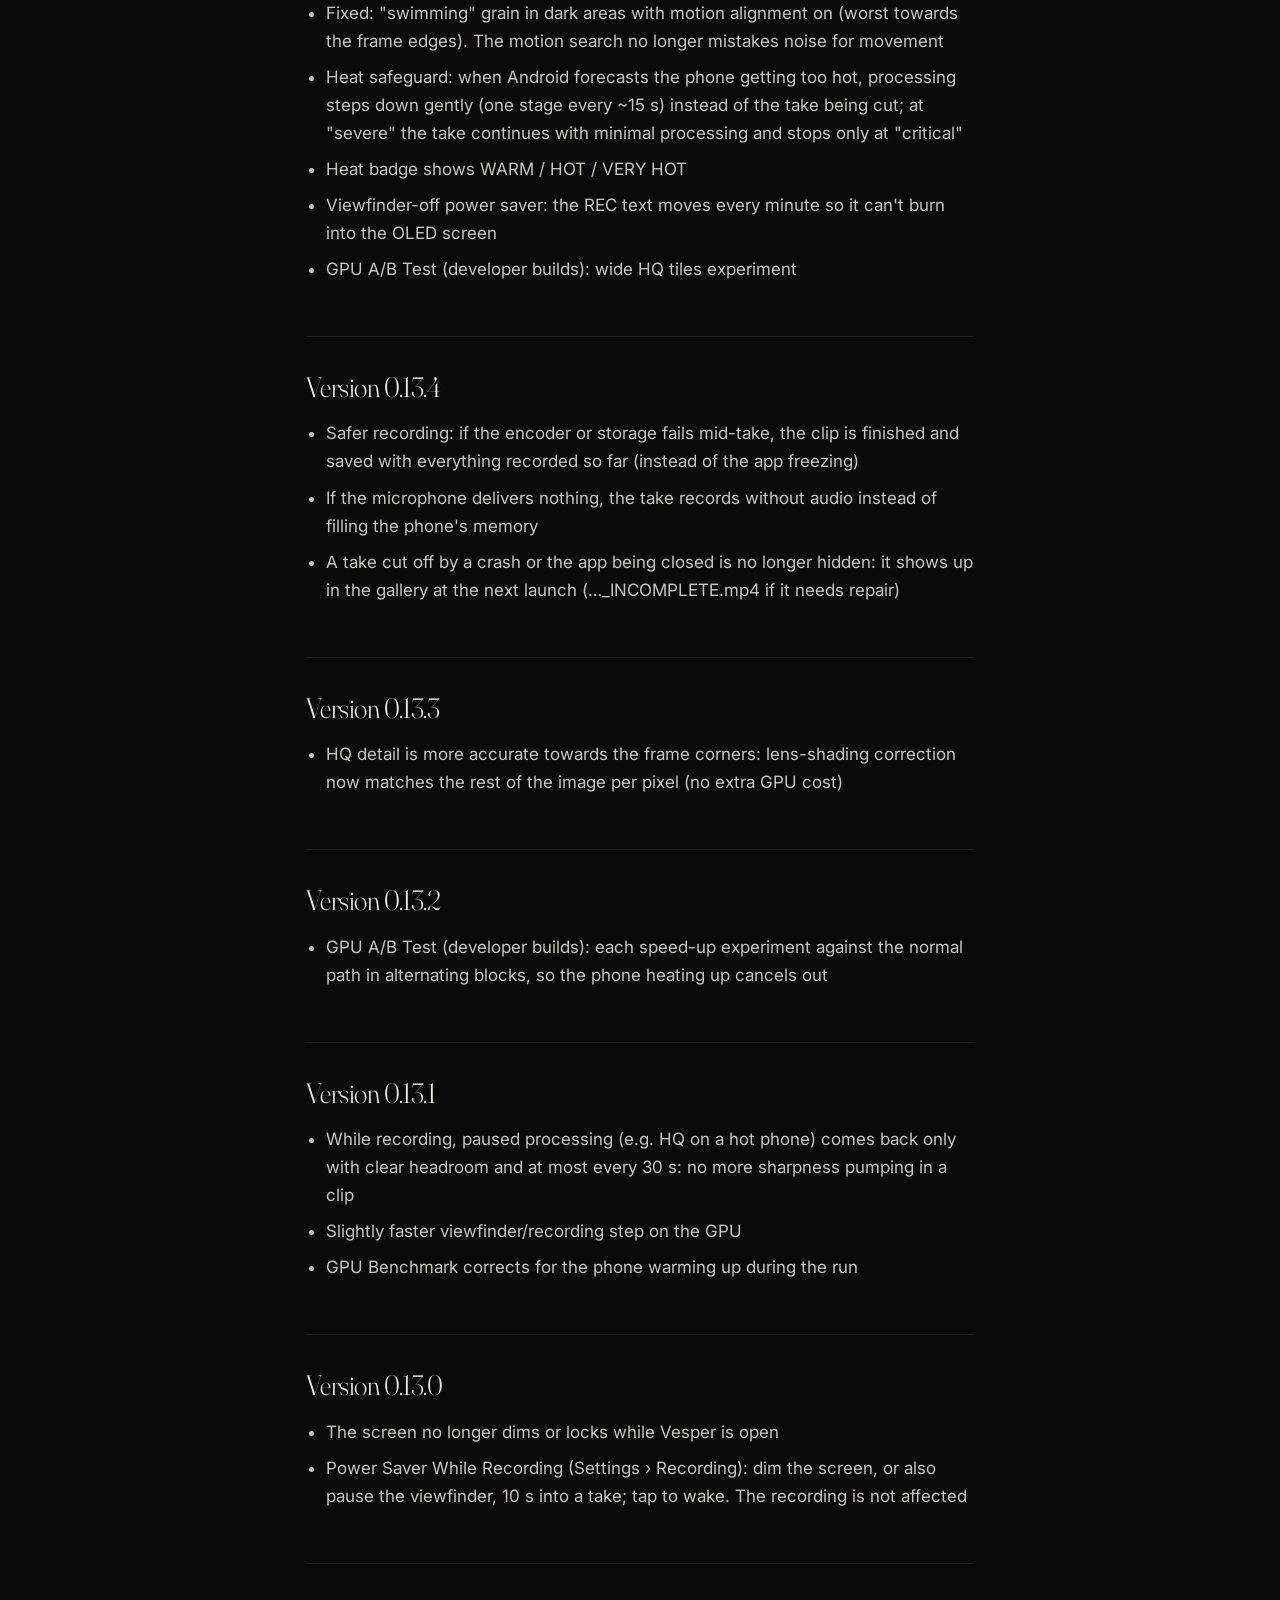
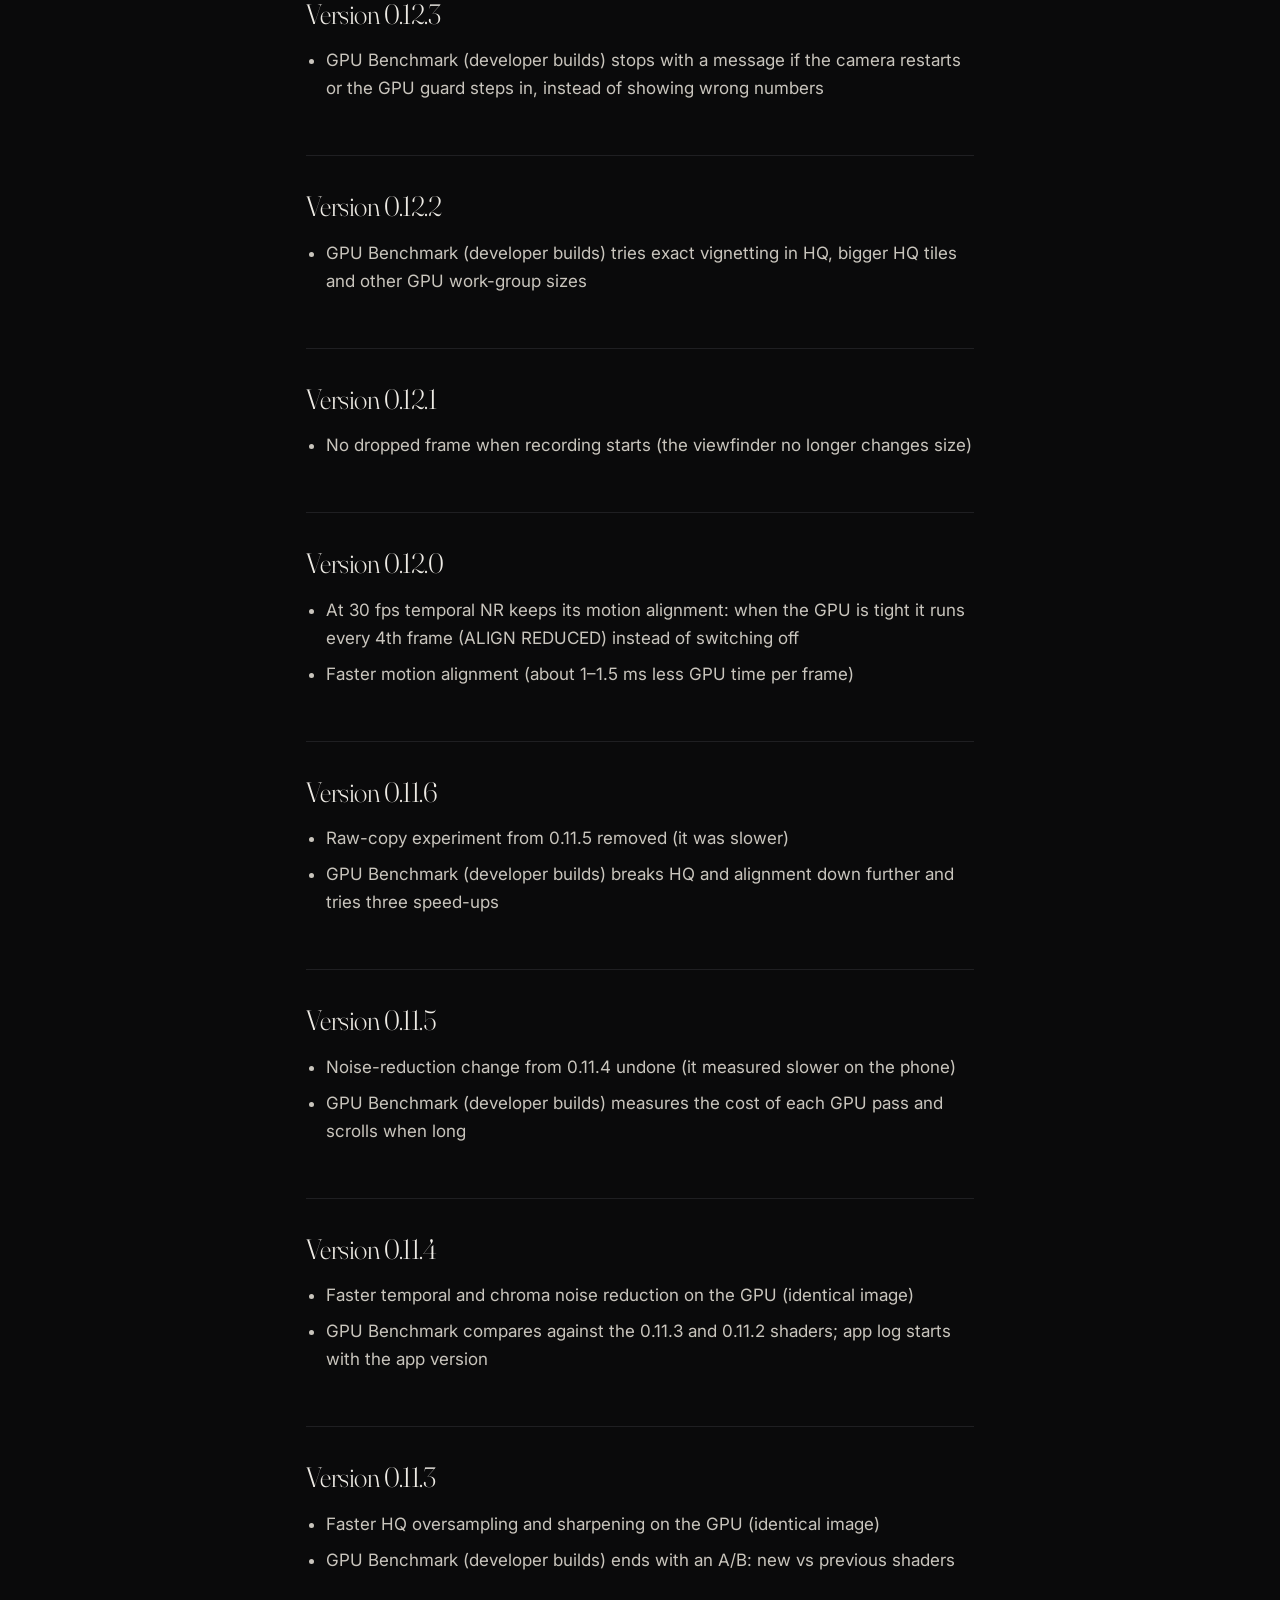
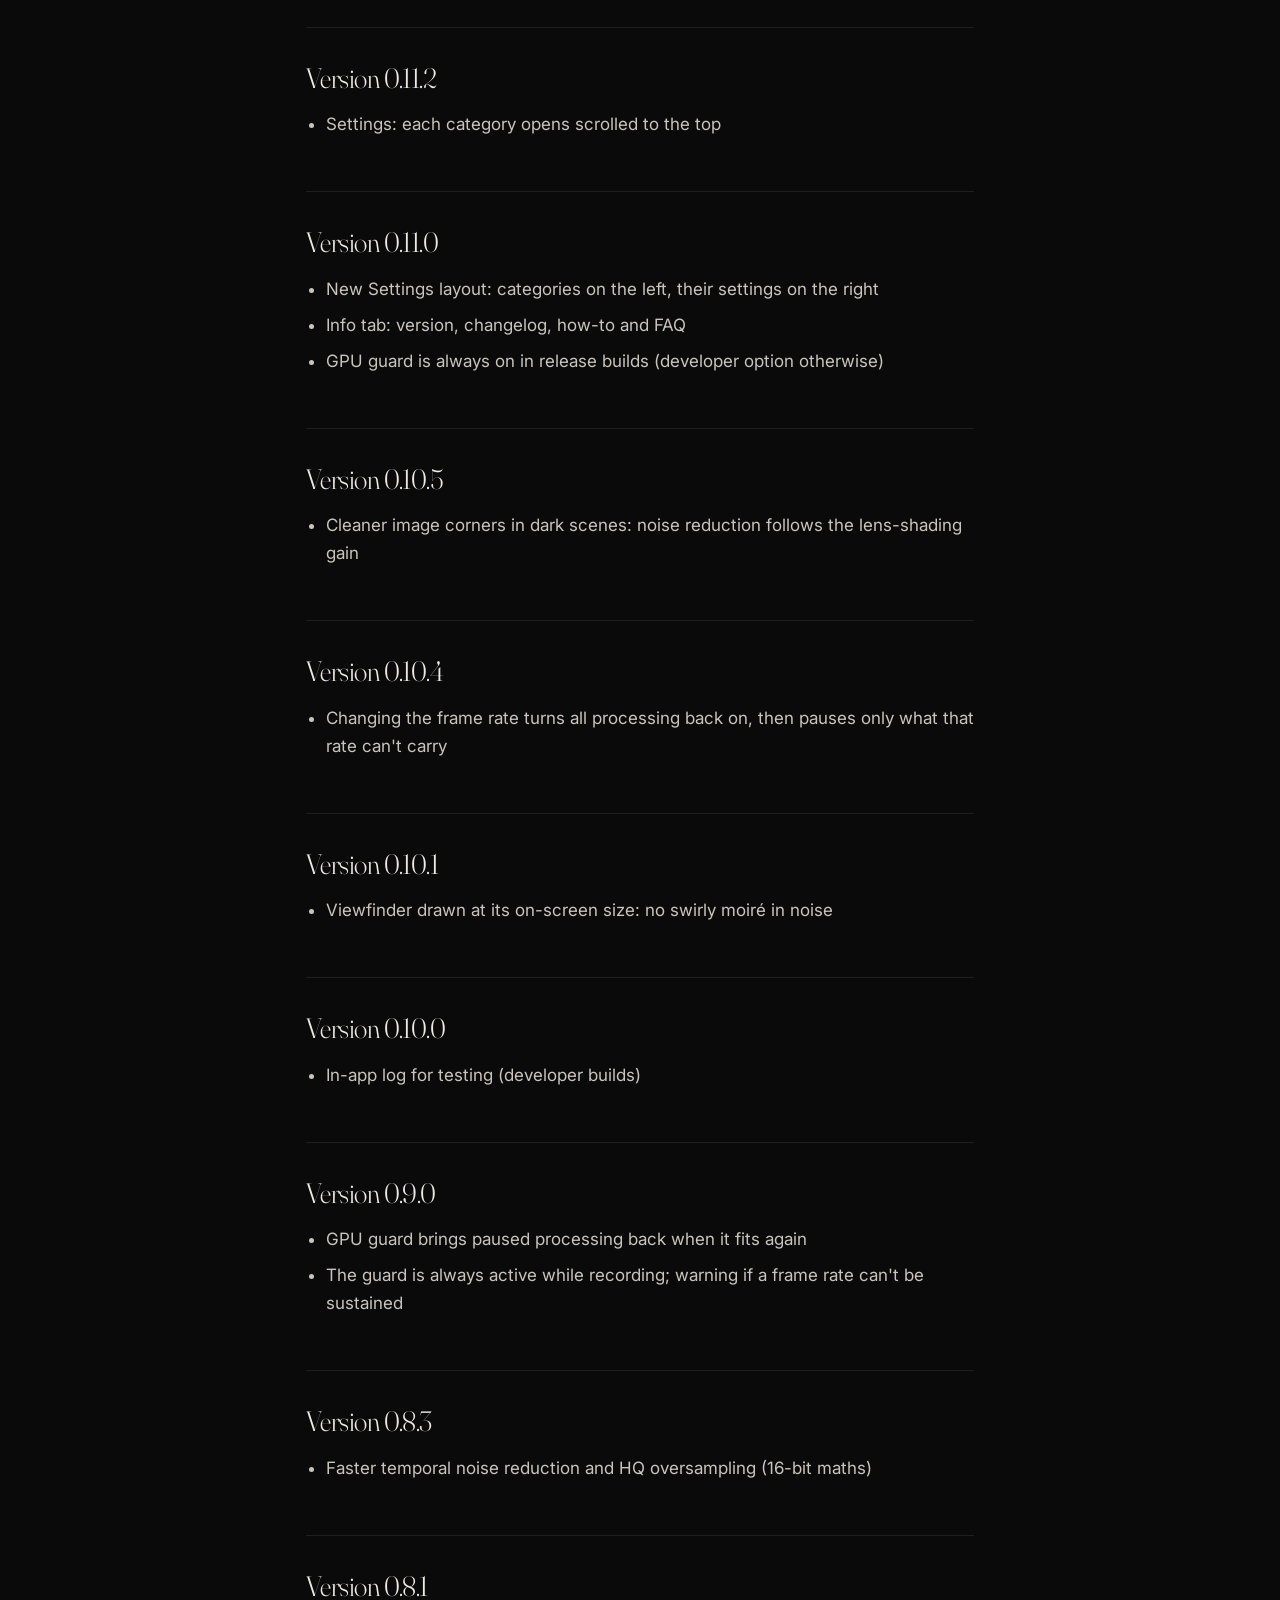
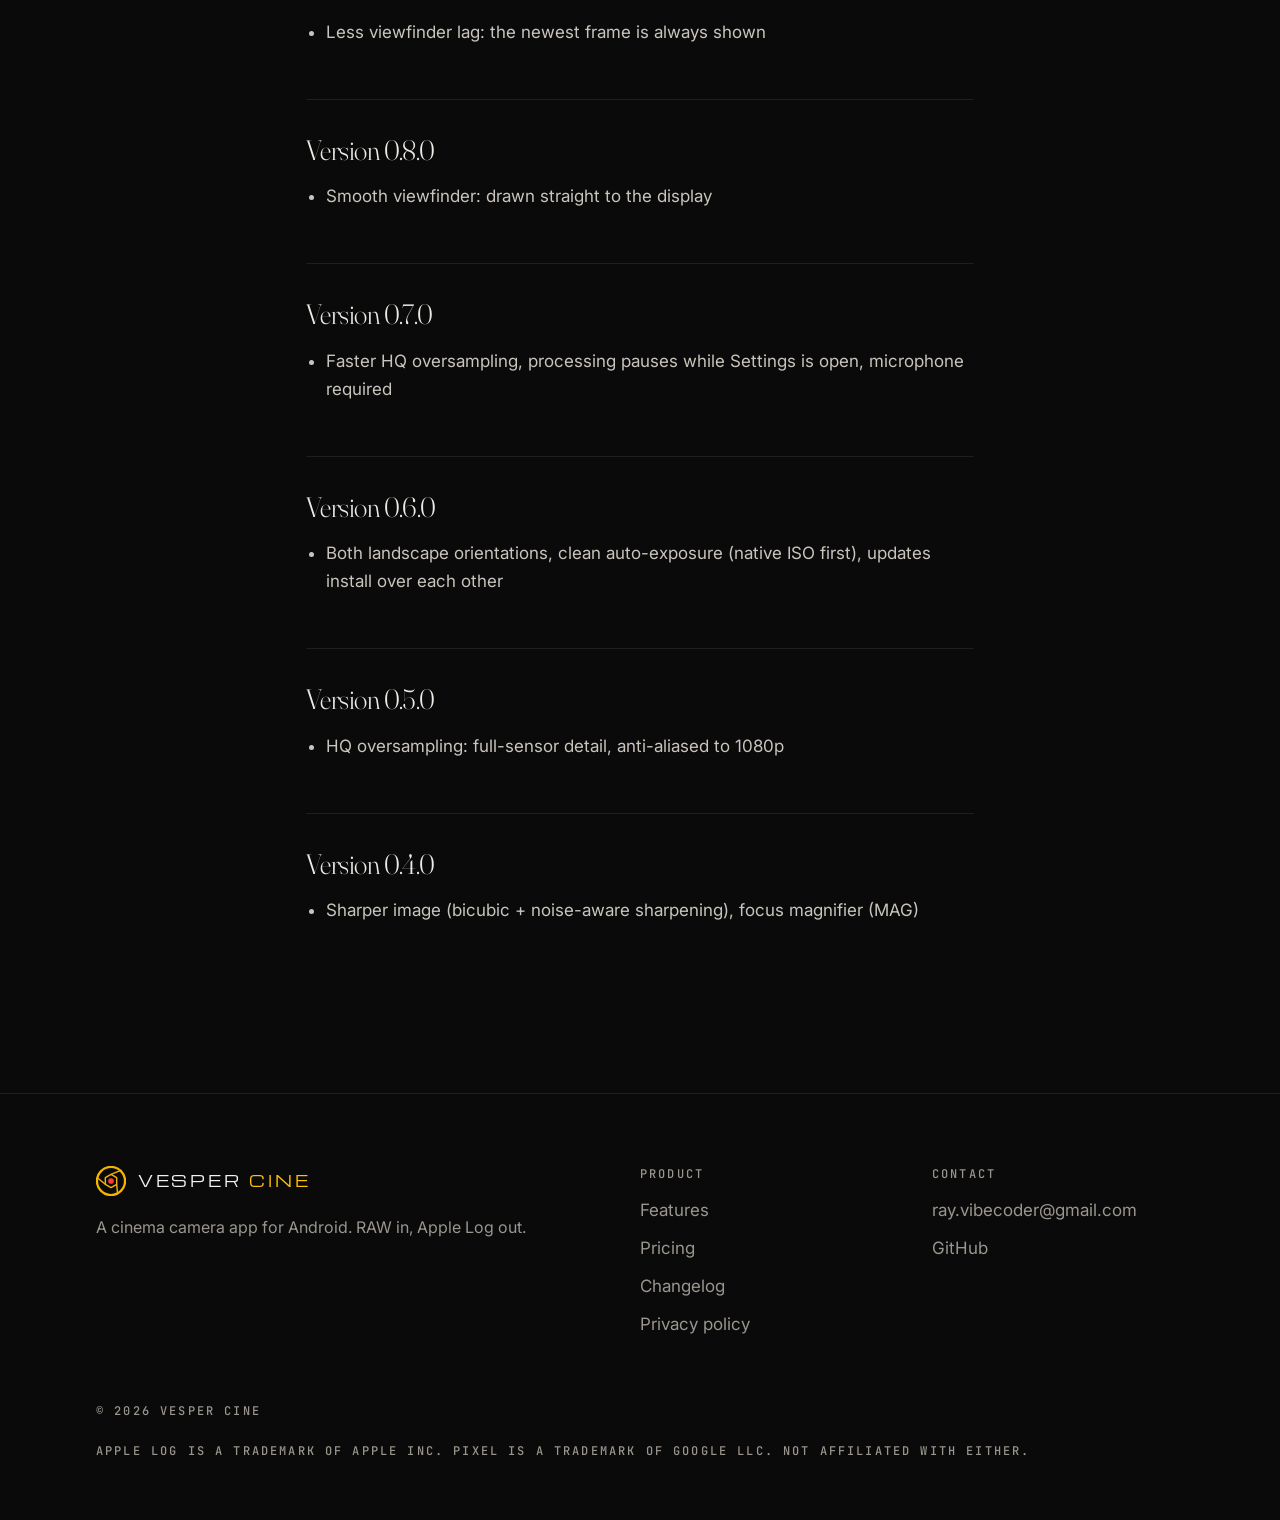
<file: changelog.html>
<!doctype html>
<html lang="en">
<head>
<meta charset="utf-8">
<meta name="viewport" content="width=device-width, initial-scale=1">
<title>Changelog · Vesper Cine</title>
<meta name="description" content="Release notes for Vesper Cine, the RAW-to-Apple Log cinema camera app for Android.">
<link rel="canonical" href="https://vesper.theawesomeray.com/changelog.html">
<meta name="theme-color" content="#0A0A0B">
<meta name="color-scheme" content="dark">
<link rel="icon" href="assets/img/icon.svg" type="image/svg+xml">
<link rel="apple-touch-icon" href="assets/img/apple-touch-icon.png">
<link rel="manifest" href="site.webmanifest">
<link rel="preconnect" href="https://fonts.googleapis.com">
<link rel="preconnect" href="https://fonts.gstatic.com" crossorigin>
<link rel="stylesheet" href="https://fonts.googleapis.com/css2?family=Fraunces:opsz,wght@9..144,300;9..144,400&family=Inter:wght@400;500;600&family=JetBrains+Mono:wght@500&family=Michroma&family=Pinyon+Script&display=swap">
<link rel="stylesheet" href="assets/css/style.css">

</head>
<body>
<a class="skip" href="./#main">Skip to content</a>

<header class="site-header">
  <div class="wrap">
    <a class="brand" href="./" aria-label="Vesper Cine home"><img src="assets/img/mark.svg" alt="" width="30" height="30"><span class="wordmark">VESPER<span>CINE</span></span></a>
    <nav class="nav" aria-label="Primary">
      <a href="./#pipeline">How it works</a>
      <a href="./#features">Features</a>
      <a href="./#devices">Devices</a>
      <a href="./#pricing">Pricing</a>
      <a href="./#faq">FAQ</a>
      <!-- PLACEHOLDER: replace href with the Play Store listing URL -->
      <a class="btn btn-primary" href="./#pricing">Get the app</a>
    </nav>
  </div>
</header>

<main id="main" class="doc">
<div class="wrap">
<p class="label">Release notes</p>
<h1><span class="script">Changelog</span></h1>
<p class="lede">What has changed in each version of Vesper Cine, newest first. These notes match the ones in the app under Settings › Info.</p>
<article class="release"><h2>Version 0.21.0</h2><ul><li>Image &amp; NR › Hot Pixel Calibration: cover the lens for about a minute and this phone&#x27;s own hot pixels are always removed (was developer-only)</li><li>Image &amp; NR › NR Character: TEXTURE (default, most fine detail) or SMOOTH (cleaner low-light footage, slightly softer texture). Was the developer switch &quot;Calibrated Noise Model&quot;</li></ul></article>
<article class="release"><h2>Version 0.20.0</h2><ul><li>Calibrated Noise Model (Developer) is OFF by default and now only affects midtones and highlights: in a still daylight test it removed no visible grain but softened fine texture slightly. Shadows and high ISO always use the measured sensor noise</li><li>The heat badge only appears when the phone is hot enough for the app to step processing down (HOT / VERY HOT); the old WARM stage changed nothing and is no longer shown</li></ul></article>
<article class="release"><h2>Version 0.19.0</h2><ul><li>Recording Quality is HIGH by default: measured on your clips, the frames between keyframes now keep about 90% of the fine detail instead of 75%, so sharpness no longer &quot;breathes&quot; once a second</li><li>For MAX quality use HEVC: on the Pixel 10 the HEVC encoder goes up to 240 Mb/s, the AV1 encoder is rated to 60 Mb/s</li></ul></article>
<article class="release"><h2>Version 0.18.0</h2><ul><li>Recording Quality (Settings › Recording): STANDARD, HIGH (2x bitrate) or MAX (3x). At standard bitrate the encoder kept 35-45% less fine detail in the frames between its once-a-second keyframes (sharpness &quot;breathing&quot; in your 6 Oct clips)</li></ul></article>
<article class="release"><h2>Version 0.17.0</h2><ul><li>Noise reduction, motion alignment and sharpening now use the Pixel 10&#x27;s measured noise in bright areas too (the camera&#x27;s own figure was about a third too low at every ISO): smoother midtones and skies, less sharpened grain</li><li>Developer: Calibrated Noise Model ON/OFF switch to compare footage with the camera&#x27;s own noise figure</li></ul></article>
<article class="release"><h2>Version 0.16.0</h2><ul><li>Each phone calibrates itself: Sensor Calibration · Dark (Settings › Developer) now saves this phone&#x27;s own hot-pixel map and noise table and uses them straight away (every phone has different hot pixels). Running it again adds any new hot pixels</li><li>Without a Dark run the Pixel 10 still gets the measured noise correction for its sensor model; the hot-pixel map from 0.15.1 (one specific phone) is no longer shipped</li></ul></article>
<article class="release"><h2>Version 0.15.1</h2><ul><li>Hot pixels: the ~650 known hot pixels of the Pixel 10 main camera (measured with the new dark calibration) are repaired before any processing, and the automatic repair catches far more of the rest. At high ISO about 95-100% are now removed (was ~12%)</li><li>Noise reduction and motion alignment use the measured sensor noise: from ISO ~1000 up the camera&#x27;s own figure was 40% too low in the shadows, so NR was too weak there</li></ul></article>
<article class="release"><h2>Version 0.15.0</h2><ul><li>Sensor calibration without a colour chart (developer builds, Settings › Developer): DARK (lens covered) and WHITE (paper over the lens, daylight) sweeps measure noise, black level, lens shading, clip point, linearity and hot pixels; results go to Download/Vesper Calibration</li><li>Calibration Frame also saves a DNG with the full camera metadata (Google AWB, noise profile, colour matrices, lens-shading map), and works with Settings open</li></ul></article>
<article class="release"><h2>Version 0.14.1</h2><ul><li>Faster HQ oversampling (about 1.4 ms less GPU time per frame, same image)</li><li>Heat safeguard keeps quality much longer: it steps down at most once a minute and only while the phone keeps heating up; noise reduction stays on until &quot;severe&quot;</li></ul></article>
<article class="release"><h2>Version 0.14.0</h2><ul><li>Fixed: &quot;swimming&quot; grain in dark areas with motion alignment on (worst towards the frame edges). The motion search no longer mistakes noise for movement</li><li>Heat safeguard: when Android forecasts the phone getting too hot, processing steps down gently (one stage every ~15 s) instead of the take being cut; at &quot;severe&quot; the take continues with minimal processing and stops only at &quot;critical&quot;</li><li>Heat badge shows WARM / HOT / VERY HOT</li><li>Viewfinder-off power saver: the REC text moves every minute so it can&#x27;t burn into the OLED screen</li><li>GPU A/B Test (developer builds): wide HQ tiles experiment</li></ul></article>
<article class="release"><h2>Version 0.13.4</h2><ul><li>Safer recording: if the encoder or storage fails mid-take, the clip is finished and saved with everything recorded so far (instead of the app freezing)</li><li>If the microphone delivers nothing, the take records without audio instead of filling the phone&#x27;s memory</li><li>A take cut off by a crash or the app being closed is no longer hidden: it shows up in the gallery at the next launch (…_INCOMPLETE.mp4 if it needs repair)</li></ul></article>
<article class="release"><h2>Version 0.13.3</h2><ul><li>HQ detail is more accurate towards the frame corners: lens-shading correction now matches the rest of the image per pixel (no extra GPU cost)</li></ul></article>
<article class="release"><h2>Version 0.13.2</h2><ul><li>GPU A/B Test (developer builds): each speed-up experiment against the normal path in alternating blocks, so the phone heating up cancels out</li></ul></article>
<article class="release"><h2>Version 0.13.1</h2><ul><li>While recording, paused processing (e.g. HQ on a hot phone) comes back only with clear headroom and at most every 30 s: no more sharpness pumping in a clip</li><li>Slightly faster viewfinder/recording step on the GPU</li><li>GPU Benchmark corrects for the phone warming up during the run</li></ul></article>
<article class="release"><h2>Version 0.13.0</h2><ul><li>The screen no longer dims or locks while Vesper is open</li><li>Power Saver While Recording (Settings › Recording): dim the screen, or also pause the viewfinder, 10 s into a take; tap to wake. The recording is not affected</li></ul></article>
<article class="release"><h2>Version 0.12.3</h2><ul><li>GPU Benchmark (developer builds) stops with a message if the camera restarts or the GPU guard steps in, instead of showing wrong numbers</li></ul></article>
<article class="release"><h2>Version 0.12.2</h2><ul><li>GPU Benchmark (developer builds) tries exact vignetting in HQ, bigger HQ tiles and other GPU work-group sizes</li></ul></article>
<article class="release"><h2>Version 0.12.1</h2><ul><li>No dropped frame when recording starts (the viewfinder no longer changes size)</li></ul></article>
<article class="release"><h2>Version 0.12.0</h2><ul><li>At 30 fps temporal NR keeps its motion alignment: when the GPU is tight it runs every 4th frame (ALIGN REDUCED) instead of switching off</li><li>Faster motion alignment (about 1–1.5 ms less GPU time per frame)</li></ul></article>
<article class="release"><h2>Version 0.11.6</h2><ul><li>Raw-copy experiment from 0.11.5 removed (it was slower)</li><li>GPU Benchmark (developer builds) breaks HQ and alignment down further and tries three speed-ups</li></ul></article>
<article class="release"><h2>Version 0.11.5</h2><ul><li>Noise-reduction change from 0.11.4 undone (it measured slower on the phone)</li><li>GPU Benchmark (developer builds) measures the cost of each GPU pass and scrolls when long</li></ul></article>
<article class="release"><h2>Version 0.11.4</h2><ul><li>Faster temporal and chroma noise reduction on the GPU (identical image)</li><li>GPU Benchmark compares against the 0.11.3 and 0.11.2 shaders; app log starts with the app version</li></ul></article>
<article class="release"><h2>Version 0.11.3</h2><ul><li>Faster HQ oversampling and sharpening on the GPU (identical image)</li><li>GPU Benchmark (developer builds) ends with an A/B: new vs previous shaders</li></ul></article>
<article class="release"><h2>Version 0.11.2</h2><ul><li>Settings: each category opens scrolled to the top</li></ul></article>
<article class="release"><h2>Version 0.11.0</h2><ul><li>New Settings layout: categories on the left, their settings on the right</li><li>Info tab: version, changelog, how-to and FAQ</li><li>GPU guard is always on in release builds (developer option otherwise)</li></ul></article>
<article class="release"><h2>Version 0.10.5</h2><ul><li>Cleaner image corners in dark scenes: noise reduction follows the lens-shading gain</li></ul></article>
<article class="release"><h2>Version 0.10.4</h2><ul><li>Changing the frame rate turns all processing back on, then pauses only what that rate can&#x27;t carry</li></ul></article>
<article class="release"><h2>Version 0.10.1</h2><ul><li>Viewfinder drawn at its on-screen size: no swirly moiré in noise</li></ul></article>
<article class="release"><h2>Version 0.10.0</h2><ul><li>In-app log for testing (developer builds)</li></ul></article>
<article class="release"><h2>Version 0.9.0</h2><ul><li>GPU guard brings paused processing back when it fits again</li><li>The guard is always active while recording; warning if a frame rate can&#x27;t be sustained</li></ul></article>
<article class="release"><h2>Version 0.8.3</h2><ul><li>Faster temporal noise reduction and HQ oversampling (16-bit maths)</li></ul></article>
<article class="release"><h2>Version 0.8.1</h2><ul><li>Less viewfinder lag: the newest frame is always shown</li></ul></article>
<article class="release"><h2>Version 0.8.0</h2><ul><li>Smooth viewfinder: drawn straight to the display</li></ul></article>
<article class="release"><h2>Version 0.7.0</h2><ul><li>Faster HQ oversampling, processing pauses while Settings is open, microphone required</li></ul></article>
<article class="release"><h2>Version 0.6.0</h2><ul><li>Both landscape orientations, clean auto-exposure (native ISO first), updates install over each other</li></ul></article>
<article class="release"><h2>Version 0.5.0</h2><ul><li>HQ oversampling: full-sensor detail, anti-aliased to 1080p</li></ul></article>
<article class="release"><h2>Version 0.4.0</h2><ul><li>Sharper image (bicubic + noise-aware sharpening), focus magnifier (MAG)</li></ul></article>
</div>
</main>
<footer class="site-footer">
  <div class="wrap">
    <div class="foot">
      <div>
        <a class="brand" href="./" aria-label="Vesper Cine home"><img src="assets/img/mark.svg" alt="" width="30" height="30"><span class="wordmark">VESPER<span>CINE</span></span></a>
        <p class="lede" style="margin-top:18px;font-size:16px">A cinema camera app for Android. RAW in, Apple Log out.</p>
      </div>
      <div>
        <p class="label">Product</p>
        <ul>
          <li><a href="./#features">Features</a></li>
          <li><a href="./#pricing">Pricing</a></li>
          <li><a href="changelog.html">Changelog</a></li>
          <li><a href="privacy.html">Privacy policy</a></li>
        </ul>
      </div>
      <div>
        <p class="label">Contact</p>
        <ul>
          <li><a href="mailto:ray.vibecoder@gmail.com">ray.vibecoder@gmail.com</a></li>
          <li><a href="https://github.com/dwaipayanray95/vesper-cine">GitHub</a></li>
        </ul>
      </div>
    </div>
    <div class="legal">
      <p class="label">© <span id="year">2026</span> Vesper Cine</p>
      <p class="label">Apple Log is a trademark of Apple Inc. Pixel is a trademark of Google LLC. Not affiliated with either.</p>
    </div>
  </div>
</footer>

<script src="assets/js/main.js" defer></script>
</body>
</html>
</file>
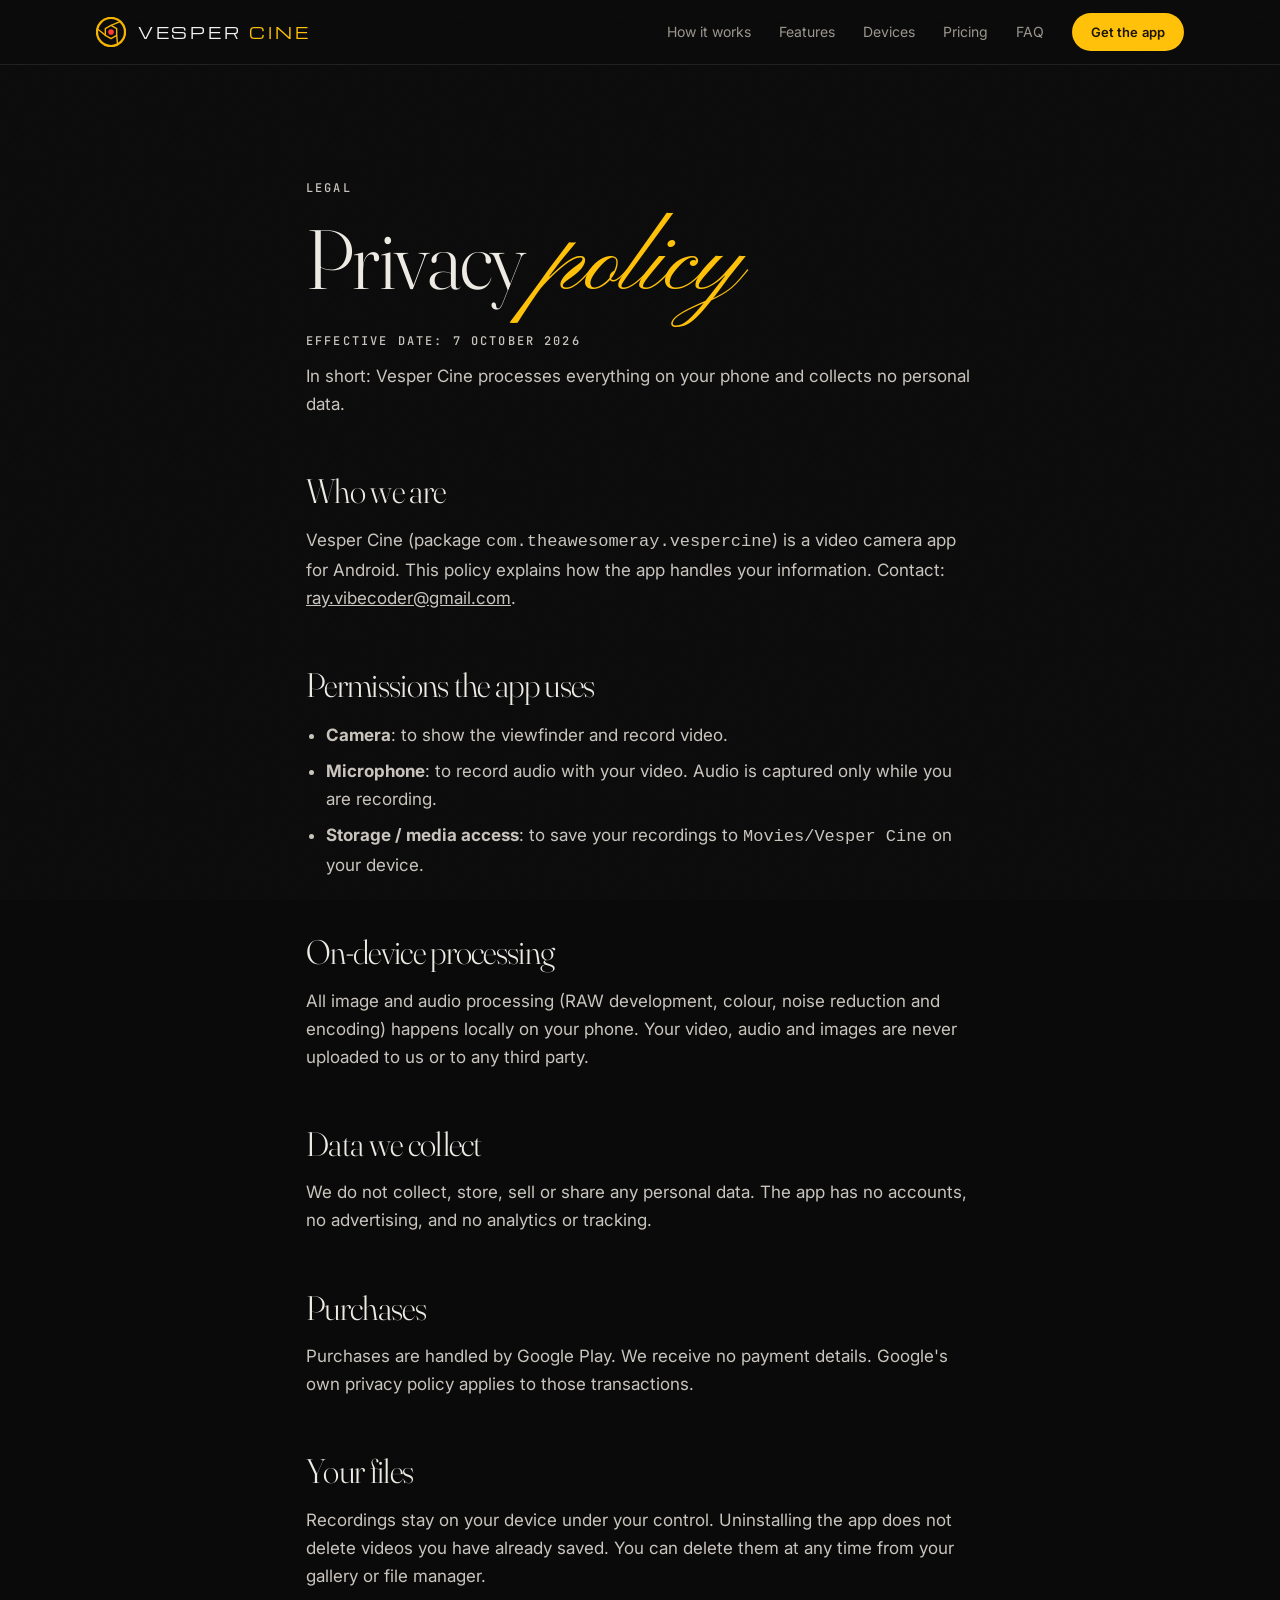
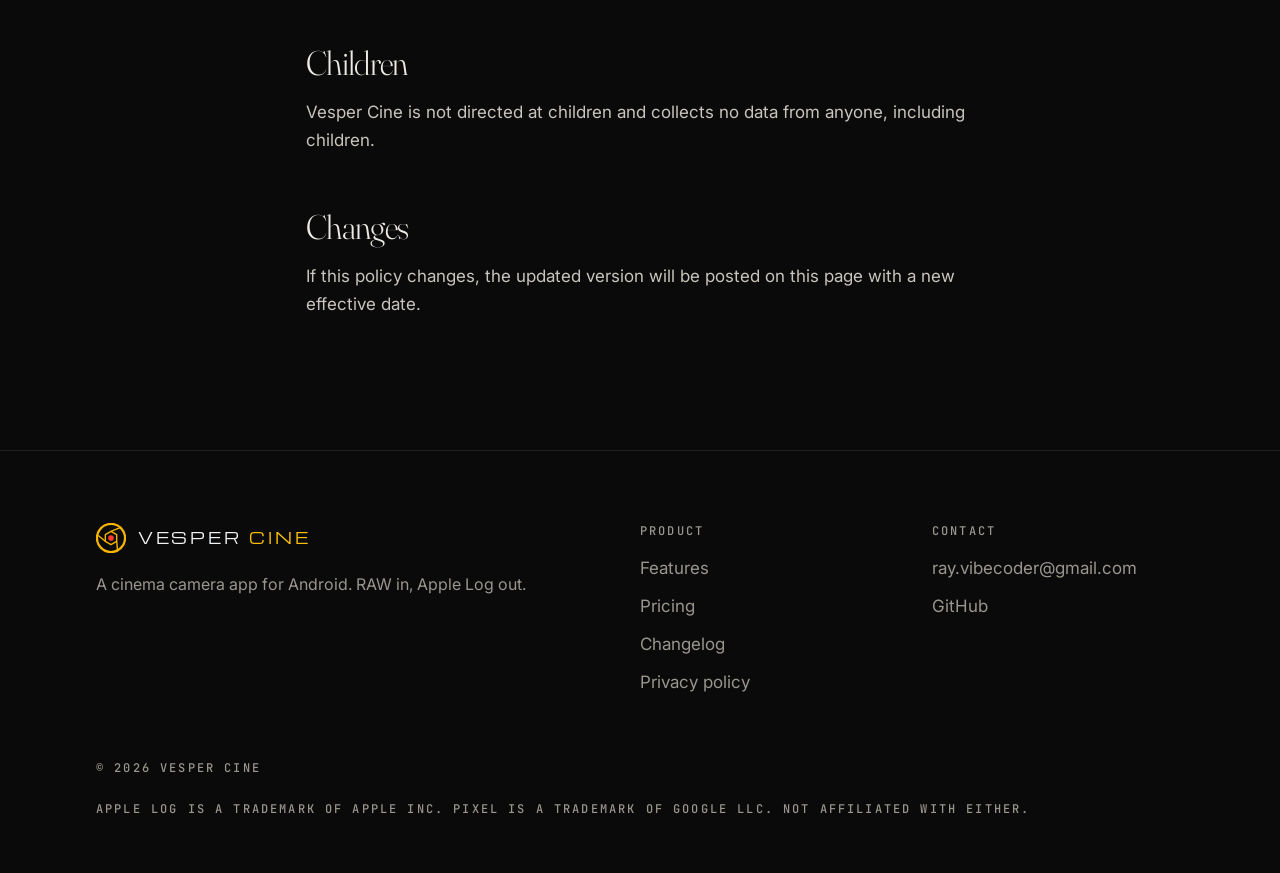
<file: privacy.html>
<!doctype html>
<html lang="en">
<head>
<meta charset="utf-8">
<meta name="viewport" content="width=device-width, initial-scale=1">
<title>Privacy Policy · Vesper Cine</title>
<meta name="description" content="Vesper Cine privacy policy: the app uses the camera and microphone only to record video, processes everything on your phone, and collects no personal data.">
<link rel="canonical" href="https://vesper.theawesomeray.com/privacy.html">
<meta name="theme-color" content="#0A0A0B">
<meta name="color-scheme" content="dark">
<link rel="icon" href="assets/img/icon.svg" type="image/svg+xml">
<link rel="apple-touch-icon" href="assets/img/apple-touch-icon.png">
<link rel="manifest" href="site.webmanifest">
<link rel="preconnect" href="https://fonts.googleapis.com">
<link rel="preconnect" href="https://fonts.gstatic.com" crossorigin>
<link rel="stylesheet" href="https://fonts.googleapis.com/css2?family=Fraunces:opsz,wght@9..144,300;9..144,400&family=Inter:wght@400;500;600&family=JetBrains+Mono:wght@500&family=Michroma&family=Pinyon+Script&display=swap">
<link rel="stylesheet" href="assets/css/style.css">

</head>
<body>
<a class="skip" href="./#main">Skip to content</a>

<header class="site-header">
  <div class="wrap">
    <a class="brand" href="./" aria-label="Vesper Cine home"><img src="assets/img/mark.svg" alt="" width="30" height="30"><span class="wordmark">VESPER<span>CINE</span></span></a>
    <nav class="nav" aria-label="Primary">
      <a href="./#pipeline">How it works</a>
      <a href="./#features">Features</a>
      <a href="./#devices">Devices</a>
      <a href="./#pricing">Pricing</a>
      <a href="./#faq">FAQ</a>
      <!-- PLACEHOLDER: replace href with the Play Store listing URL -->
      <a class="btn btn-primary" href="./#pricing">Get the app</a>
    </nav>
  </div>
</header>

<main id="main" class="doc">
<div class="wrap">
<p class="label">Legal</p>
<h1>Privacy <span class="script">policy</span></h1>
<p class="label">Effective date: <!-- PLACEHOLDER: confirm date -->7 October 2026</p>
<p>In short: Vesper Cine processes everything on your phone and collects no personal data.</p>

<h2>Who we are</h2>
<p>Vesper Cine (package <code>com.theawesomeray.vespercine</code>) is a video camera app for Android. This policy explains how the app handles your information. Contact: <a href="mailto:ray.vibecoder@gmail.com">ray.vibecoder@gmail.com</a>.</p>

<h2>Permissions the app uses</h2>
<ul>
<li><strong>Camera</strong>: to show the viewfinder and record video.</li>
<li><strong>Microphone</strong>: to record audio with your video. Audio is captured only while you are recording.</li>
<li><strong>Storage / media access</strong>: to save your recordings to <code>Movies/Vesper Cine</code> on your device.</li>
</ul>

<h2>On-device processing</h2>
<p>All image and audio processing (RAW development, colour, noise reduction and encoding) happens locally on your phone. Your video, audio and images are never uploaded to us or to any third party.</p>

<h2>Data we collect</h2>
<p>We do not collect, store, sell or share any personal data. The app has no accounts, no advertising, and no analytics or tracking.</p>
<!-- PLACEHOLDER: if a crash reporter, analytics SDK or Google Play billing data is added later, describe it here and update the Play Store Data safety form. -->

<h2>Purchases</h2>
<p>Purchases are handled by Google Play. We receive no payment details. Google's own privacy policy applies to those transactions.</p>

<h2>Your files</h2>
<p>Recordings stay on your device under your control. Uninstalling the app does not delete videos you have already saved. You can delete them at any time from your gallery or file manager.</p>

<h2>Children</h2>
<p>Vesper Cine is not directed at children and collects no data from anyone, including children.</p>

<h2>Changes</h2>
<p>If this policy changes, the updated version will be posted on this page with a new effective date.</p>
</div>
</main>
<footer class="site-footer">
  <div class="wrap">
    <div class="foot">
      <div>
        <a class="brand" href="./" aria-label="Vesper Cine home"><img src="assets/img/mark.svg" alt="" width="30" height="30"><span class="wordmark">VESPER<span>CINE</span></span></a>
        <p class="lede" style="margin-top:18px;font-size:16px">A cinema camera app for Android. RAW in, Apple Log out.</p>
      </div>
      <div>
        <p class="label">Product</p>
        <ul>
          <li><a href="./#features">Features</a></li>
          <li><a href="./#pricing">Pricing</a></li>
          <li><a href="changelog.html">Changelog</a></li>
          <li><a href="privacy.html">Privacy policy</a></li>
        </ul>
      </div>
      <div>
        <p class="label">Contact</p>
        <ul>
          <li><a href="mailto:ray.vibecoder@gmail.com">ray.vibecoder@gmail.com</a></li>
          <li><a href="https://github.com/dwaipayanray95/vesper-cine">GitHub</a></li>
        </ul>
      </div>
    </div>
    <div class="legal">
      <p class="label">© <span id="year">2026</span> Vesper Cine</p>
      <p class="label">Apple Log is a trademark of Apple Inc. Pixel is a trademark of Google LLC. Not affiliated with either.</p>
    </div>
  </div>
</footer>

<script src="assets/js/main.js" defer></script>
</body>
</html>
</file>
<file: assets/css/style.css>
/* Vesper Cine — site styles */
:root {
  --bg: #0A0A0B;
  --surface: #121214;
  --line: #1F1F22;
  --text: #EDEAE4;
  --muted: #9A968E;
  --amber: #FFC107;
  --amber-ink: #1A1300;
  --serif: "Fraunces", Georgia, serif;
  --script: "Pinyon Script", cursive;
  --sans: "Inter", system-ui, -apple-system, "Segoe UI", sans-serif;
  --mono: "JetBrains Mono", ui-monospace, Menlo, monospace;
  --wrap: 1200px;
  --gutter: clamp(20px, 5vw, 56px);
}

*, *::before, *::after { box-sizing: border-box; }
html { scroll-behavior: smooth; -webkit-text-size-adjust: 100%; }
body {
  margin: 0;
  background: var(--bg);
  color: var(--text);
  font: 400 17px/1.65 var(--sans);
  -webkit-font-smoothing: antialiased;
  overflow-x: hidden;
}
/* Film grain overlay */
body::before {
  content: "";
  position: fixed; inset: 0;
  background: url("../img/grain.svg");
  opacity: .045;
  pointer-events: none;
  z-index: 100;
}
img { max-width: 100%; height: auto; display: block; }
a { color: inherit; }
::selection { background: var(--amber); color: var(--amber-ink); }
:focus-visible { outline: 2px solid var(--amber); outline-offset: 3px; border-radius: 2px; }

.wrap { max-width: var(--wrap); margin: 0 auto; padding: 0 var(--gutter); }
.skip { position: absolute; left: -9999px; top: 8px; background: var(--amber); color: var(--amber-ink); padding: 8px 14px; z-index: 200; }
.skip:focus { left: 8px; }

/* Type */
h1, h2, h3 { font-family: var(--serif); font-weight: 300; letter-spacing: -.02em; line-height: 1.05; margin: 0; font-variation-settings: "opsz" 144; }
h1 { font-size: clamp(48px, 9vw, 120px); }
h2 { font-size: clamp(36px, 5.6vw, 72px); }
h3 { font-size: clamp(22px, 2.2vw, 28px); line-height: 1.2; font-variation-settings: "opsz" 48; }
.script { font-family: var(--script); font-weight: 400; color: var(--amber); font-size: 1.18em; letter-spacing: 0; line-height: .8; padding: 0 .06em; }
.label {
  font: 500 12px/1.4 var(--mono);
  letter-spacing: .18em;
  text-transform: uppercase;
  color: var(--muted);
}
.label .dot { display: inline-block; width: 7px; height: 7px; border-radius: 50%; background: var(--amber); margin-right: 10px; vertical-align: 1px; }
.lede { font-size: clamp(18px, 1.6vw, 21px); color: var(--muted); max-width: 60ch; }
p { margin: 0 0 1em; }
.placeholder-note { font: 500 11px/1.4 var(--mono); letter-spacing: .1em; color: var(--amber); opacity: .85; }

/* Buttons */
.btn {
  display: inline-flex; align-items: center; gap: 10px;
  min-height: 52px; padding: 0 26px;
  font: 600 15px/1 var(--sans); letter-spacing: .01em;
  text-decoration: none; border-radius: 999px;
  border: 1px solid transparent; cursor: pointer;
  transition: background .2s, color .2s, border-color .2s, transform .2s;
}
.btn-primary { background: var(--amber); color: var(--amber-ink); }
.btn-primary:hover { background: #ffd04a; }
.btn-ghost { border-color: #3a3a3e; color: var(--text); background: transparent; }
.btn-ghost:hover { border-color: var(--text); }
.btn svg { width: 18px; height: 18px; }

/* Header */
.site-header {
  position: sticky; top: 0; z-index: 50;
  background: rgba(10,10,11,.72);
  backdrop-filter: blur(14px); -webkit-backdrop-filter: blur(14px);
  border-bottom: 1px solid var(--line);
}
.site-header .wrap { display: flex; align-items: center; justify-content: space-between; height: 64px; }
.brand { display: flex; align-items: center; gap: 12px; text-decoration: none; }
.brand img { width: 30px; height: 30px; }
.wordmark { font: 400 15px/1 "Michroma", var(--sans); letter-spacing: .18em; color: #F2F3F5; white-space: nowrap; }
.wordmark span { color: var(--amber); margin-left: .55em; }
.nav { display: flex; gap: 28px; align-items: center; }
.nav a { text-decoration: none; font-size: 14px; color: var(--muted); }
.nav a:hover { color: var(--text); }
.nav .btn { min-height: 38px; padding: 0 18px; font-size: 13px; color: var(--amber-ink); }
@media (max-width: 820px) { .nav a:not(.btn) { display: none; } }

/* Sections */
section { padding: clamp(96px, 14vw, 180px) 0; border-top: 1px solid var(--line); }
.section-head { display: grid; gap: 22px; margin-bottom: clamp(48px, 7vw, 88px); max-width: 860px; }

/* Hero */
.hero { border-top: 0; padding-top: clamp(56px, 9vw, 120px); padding-bottom: clamp(80px, 10vw, 140px); }
.hero .wrap { display: grid; gap: clamp(48px, 6vw, 80px); }
.hero-copy { display: grid; gap: 28px; }
.hero-actions { display: flex; flex-wrap: wrap; gap: 14px; align-items: center; }
.spec-strip { display: flex; flex-wrap: wrap; gap: 10px 26px; padding-top: 8px; }
.spec-strip span { font: 500 12px var(--mono); letter-spacing: .14em; color: var(--muted); }
.spec-strip span::before { content: "— "; color: var(--amber); }

.frame { position: relative; padding: 14px; }
.frame::before, .frame::after, .frame > .c1, .frame > .c2 {
  content: ""; position: absolute; width: 28px; height: 28px; border-color: var(--amber); border-style: solid; opacity: .9;
}
.frame::before { top: 0; left: 0; border-width: 1.5px 0 0 1.5px; }
.frame::after { top: 0; right: 0; border-width: 1.5px 1.5px 0 0; }
.frame > .c1 { bottom: 0; left: 0; border-width: 0 0 1.5px 1.5px; }
.frame > .c2 { bottom: 0; right: 0; border-width: 0 1.5px 1.5px 0; }
.device {
  border-radius: 28px; overflow: hidden; background: #000;
  border: 1px solid #2a2a2e;
  box-shadow: 0 40px 120px -40px rgba(255,193,7,.18), 0 30px 80px rgba(0,0,0,.6);
}
.hero-figure figcaption { margin-top: 18px; }

/* Pipeline */
.pipeline { list-style: none; margin: 0; padding: 0; display: grid; gap: 0; position: relative; counter-reset: st; }
.pipeline::before {
  content: ""; position: absolute; left: 15px; top: 16px; bottom: 16px; width: 1px;
  background: var(--amber); transform-origin: top; transform: scaleY(var(--draw, 1));
  transition: transform 1.6s cubic-bezier(.2,.7,.2,1);
}
.pipeline li { position: relative; padding: 0 0 44px 64px; counter-increment: st; }
.pipeline li:last-child { padding-bottom: 0; }
.pipeline li::before {
  content: counter(st, decimal-leading-zero);
  position: absolute; left: 0; top: 0; width: 31px; height: 31px; border-radius: 50%;
  background: var(--bg); border: 1px solid var(--amber); color: var(--amber);
  display: grid; place-items: center; font: 500 11px var(--mono);
}
.pipeline h3 { margin: 2px 0 8px; }
.pipeline p { color: var(--muted); margin: 0; font-size: 15.5px; }
@media (min-width: 980px) {
  .pipeline { grid-template-columns: repeat(5, 1fr); gap: 28px; }
  .pipeline::before { left: 16px; right: 16px; top: 15px; bottom: auto; width: auto; height: 1px; transform-origin: left; transform: scaleX(var(--draw, 1)); }
  .pipeline li { padding: 64px 0 0; }
}
.js .pipeline:not(.is-in) { --draw: 0; }

.versus { display: grid; gap: 1px; background: var(--line); border: 1px solid var(--line); margin-top: clamp(64px, 8vw, 110px); }
.versus > div { background: var(--bg); padding: clamp(28px, 4vw, 48px); }
.versus ul { list-style: none; padding: 0; margin: 22px 0 0; display: grid; gap: 14px; }
.versus li { padding-left: 26px; position: relative; color: var(--muted); }
.versus li::before { content: "×"; position: absolute; left: 0; color: #6b6862; font-family: var(--mono); }
.versus .ours li { color: var(--text); }
.versus .ours li::before { content: "●"; color: var(--amber); font-size: 10px; top: 6px; }
@media (min-width: 820px) { .versus { grid-template-columns: 1fr 1fr; } }

/* Features */
.features { display: grid; gap: 1px; background: var(--line); border: 1px solid var(--line); }
.feature { background: var(--bg); padding: clamp(28px, 3.4vw, 44px); display: grid; gap: 14px; align-content: start; transition: background .3s; }
.feature:hover { background: #0e0e10; }
.feature p { color: var(--muted); margin: 0; font-size: 15.5px; }
@media (min-width: 720px) { .features { grid-template-columns: repeat(2, 1fr); } }
@media (min-width: 1040px) {
  .features { grid-template-columns: repeat(6, 1fr); }
  .feature { grid-column: span 2; }
  .feature.wide { grid-column: span 3; }
}
.mon { display: grid; grid-template-columns: 1fr 1fr; gap: 10px; margin-top: 10px; }
.mon .fc { height: 72px; border-radius: 4px; background: linear-gradient(90deg, #4b1a7a 0 12%, #1e4fd6 12% 30%, #6b6b6b 30% 44%, #2bb24c 44% 56%, #9a9a9a 56% 74%, #f2d21b 74% 88%, #e53935 88%); }
.mon .wf { height: 72px; border-radius: 4px; background: #070708; border: 1px solid var(--line); position: relative; overflow: hidden; }
.mon .wf svg { position: absolute; inset: 0; width: 100%; height: 100%; }
.fps { display: flex; flex-wrap: wrap; gap: 8px; margin-top: 8px; }
.fps span { font: 500 13px var(--mono); border: 1px solid #34343a; border-radius: 4px; padding: 6px 10px; }

/* Compare slider */
.compare { position: relative; overflow: hidden; aspect-ratio: 16/9; background: #000; user-select: none; }
.compare img { position: absolute; inset: 0; width: 100%; height: 100%; object-fit: cover; }
.compare .after { clip-path: inset(0 0 0 var(--pos, 50%)); }
.compare .handle { position: absolute; top: 0; bottom: 0; left: var(--pos, 50%); width: 2px; background: var(--amber); transform: translateX(-1px); pointer-events: none; }
.compare .handle::after {
  content: "‹ ›"; position: absolute; top: 50%; left: 50%; transform: translate(-50%,-50%);
  width: 46px; height: 46px; border-radius: 50%; background: var(--amber); color: var(--amber-ink);
  display: grid; place-items: center; font: 700 16px var(--mono);
}
.compare input[type=range] {
  position: absolute; inset: 0; width: 100%; height: 100%; margin: 0; opacity: 0; cursor: ew-resize;
}
.compare input[type=range]:focus-visible + .handle::after { outline: 2px solid #fff; outline-offset: 3px; }
.compare .tag { position: absolute; top: 16px; font: 500 11px var(--mono); letter-spacing: .16em; background: rgba(0,0,0,.6); padding: 6px 10px; border-radius: 3px; pointer-events: none; }
.compare .tag.l { left: 16px; } .compare .tag.r { right: 16px; color: var(--amber); }
.compare-meta { display: flex; justify-content: space-between; flex-wrap: wrap; gap: 10px; margin-top: 16px; }

/* Devices */
.spec-table { width: 100%; border-collapse: collapse; font-size: 15.5px; }
.spec-table th, .spec-table td { text-align: left; padding: 20px 12px; border-bottom: 1px solid var(--line); vertical-align: top; }
.spec-table th { font: 500 11px var(--mono); letter-spacing: .16em; text-transform: uppercase; color: var(--muted); font-weight: 500; }
.spec-table td:first-child { font-family: var(--serif); font-size: 22px; font-weight: 300; }
.status { font: 500 12px var(--mono); letter-spacing: .1em; text-transform: uppercase; white-space: nowrap; }
.status.ok { color: var(--amber); }
.status.ok::before { content: "● "; }
.status.later { color: var(--muted); }
.table-scroll { overflow-x: auto; }

/* Pricing */
.plans { display: grid; gap: 24px; }
@media (min-width: 820px) { .plans { grid-template-columns: 1fr 1fr; } }
.plan { border: 1px solid var(--line); border-radius: 6px; padding: clamp(32px, 4vw, 52px); display: grid; gap: 20px; align-content: start; background: var(--surface); }
.plan.featured { border-color: var(--amber); box-shadow: 0 0 0 1px var(--amber) inset; }
.price { font-family: var(--serif); font-weight: 300; font-size: clamp(48px, 6vw, 72px); line-height: 1; }
.price small { font-family: var(--sans); font-size: 16px; color: var(--muted); margin-left: 8px; }
.plan ul { list-style: none; padding: 0; margin: 0; display: grid; gap: 12px; }
.plan li { padding-left: 24px; position: relative; color: var(--muted); }
.plan li::before { content: "—"; position: absolute; left: 0; color: var(--amber); }

/* FAQ */
.faq { border-top: 1px solid var(--line); }
.faq details { border-bottom: 1px solid var(--line); }
.faq summary {
  list-style: none; cursor: pointer; padding: 28px 48px 28px 0; position: relative;
  font-family: var(--serif); font-weight: 300; font-size: clamp(20px, 2.2vw, 26px); line-height: 1.3;
}
.faq summary::-webkit-details-marker { display: none; }
.faq summary::after { content: "+"; position: absolute; right: 4px; top: 24px; font: 300 30px var(--sans); color: var(--amber); transition: transform .25s; }
.faq details[open] summary::after { transform: rotate(45deg); }
.faq .answer { padding: 0 0 28px; color: var(--muted); max-width: 72ch; }

/* Footer */
.site-footer { border-top: 1px solid var(--line); padding: 72px 0 48px; }
.foot { display: grid; gap: 40px; }
@media (min-width: 820px) { .foot { grid-template-columns: 2fr 1fr 1fr; } }
.foot ul { list-style: none; padding: 0; margin: 14px 0 0; display: grid; gap: 10px; }
.foot a { color: var(--muted); text-decoration: none; }
.foot a:hover { color: var(--text); }
.legal { margin-top: 64px; display: flex; justify-content: space-between; flex-wrap: wrap; gap: 12px; }

/* Doc pages */
.doc { padding: clamp(64px, 9vw, 120px) 0; border-top: 0; }
.doc .wrap { max-width: 780px; }
.doc h1 { font-size: clamp(44px, 7vw, 84px); margin: 18px 0 28px; }
.doc h2 { font-size: clamp(26px, 3vw, 34px); margin: 56px 0 16px; }
.doc p, .doc li { color: #c9c5bd; }
.doc ul { padding-left: 20px; }
.doc li { margin-bottom: 8px; }
.release { border-top: 1px solid var(--line); padding: 36px 0; }
.release h2 { margin: 0 0 14px; font-size: 28px; }

/* Reveal */
.js .reveal { opacity: 0; transform: translateY(14px); transition: opacity .9s ease, transform .9s cubic-bezier(.2,.7,.2,1); }
.js .reveal.is-in { opacity: 1; transform: none; }

@media (min-width: 980px) {
  .hero .wrap { grid-template-columns: 1fr; }
}
@media (prefers-reduced-motion: reduce) {
  html { scroll-behavior: auto; }
  .js .reveal { opacity: 1; transform: none; transition: none; }
  .pipeline::before { transition: none; }
  .js .pipeline:not(.is-in) { --draw: 1; }
}

/* Product imagery */
.device-shot { width: 100%; border-radius: 26px; box-shadow: 0 40px 120px -40px rgba(255,193,7,.18), 0 30px 80px rgba(0,0,0,.6); }
.hero-figure figcaption { margin-top: 18px; }
.shot { width: 100%; margin-top: 10px; border-radius: 14px; }
.still { margin: 0; position: relative; border-top: 1px solid var(--line); }
.still img { width: 100%; height: clamp(320px, 60vw, 760px); object-fit: cover; }
.still figcaption { position: absolute; left: 0; right: 0; bottom: clamp(20px, 4vw, 48px); display: grid; gap: 10px; }
.still-line { font-family: var(--serif); font-weight: 300; font-size: clamp(28px, 4.4vw, 56px); line-height: 1.1; text-shadow: 0 2px 30px rgba(0,0,0,.8); }
.still::after { content: ""; position: absolute; inset: 0; background: linear-gradient(to top, rgba(10,10,11,.85), transparent 45%); pointer-events: none; }
.still figcaption { z-index: 1; }
.hq-diagram { margin: 10px 0 0; padding: 18px; border: 1px solid var(--line); border-radius: 14px; background: #0c0c0e; }
.hq-diagram svg { width: 100%; height: auto; display: block; }
</file>
